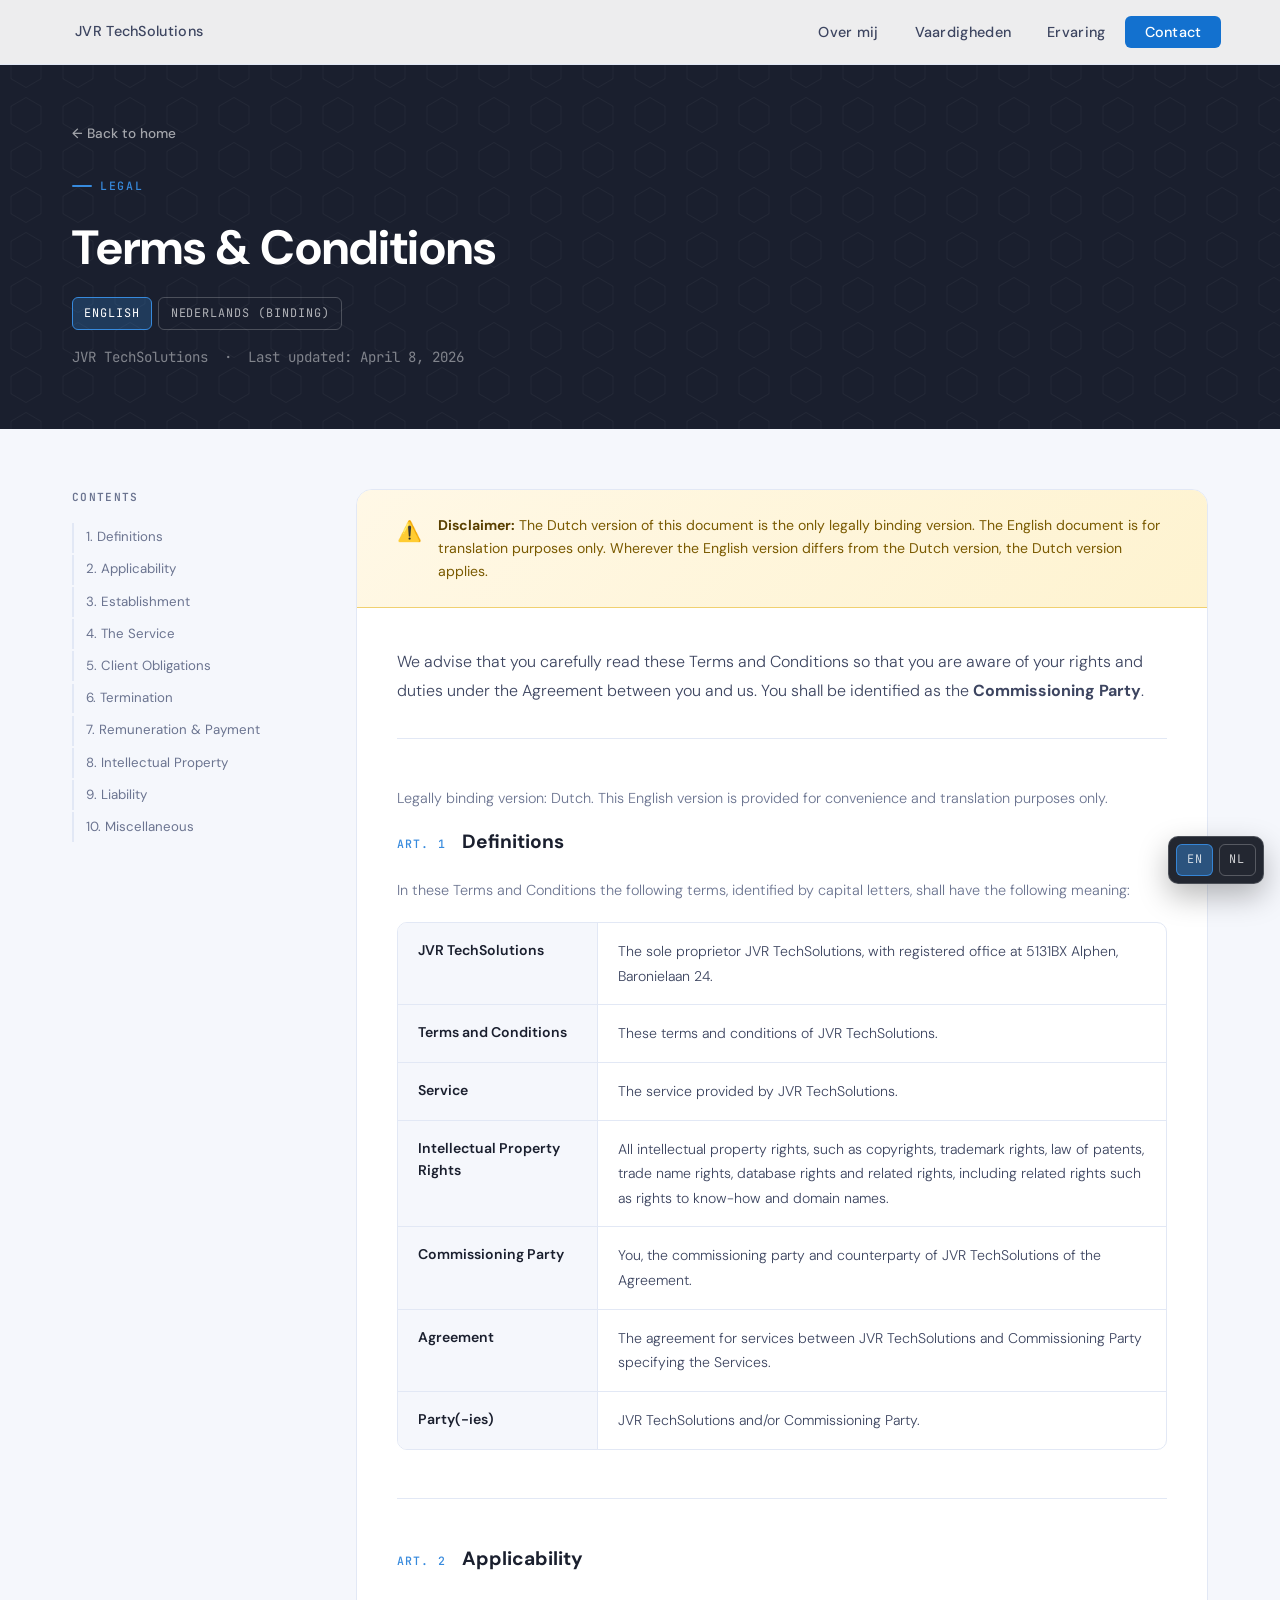
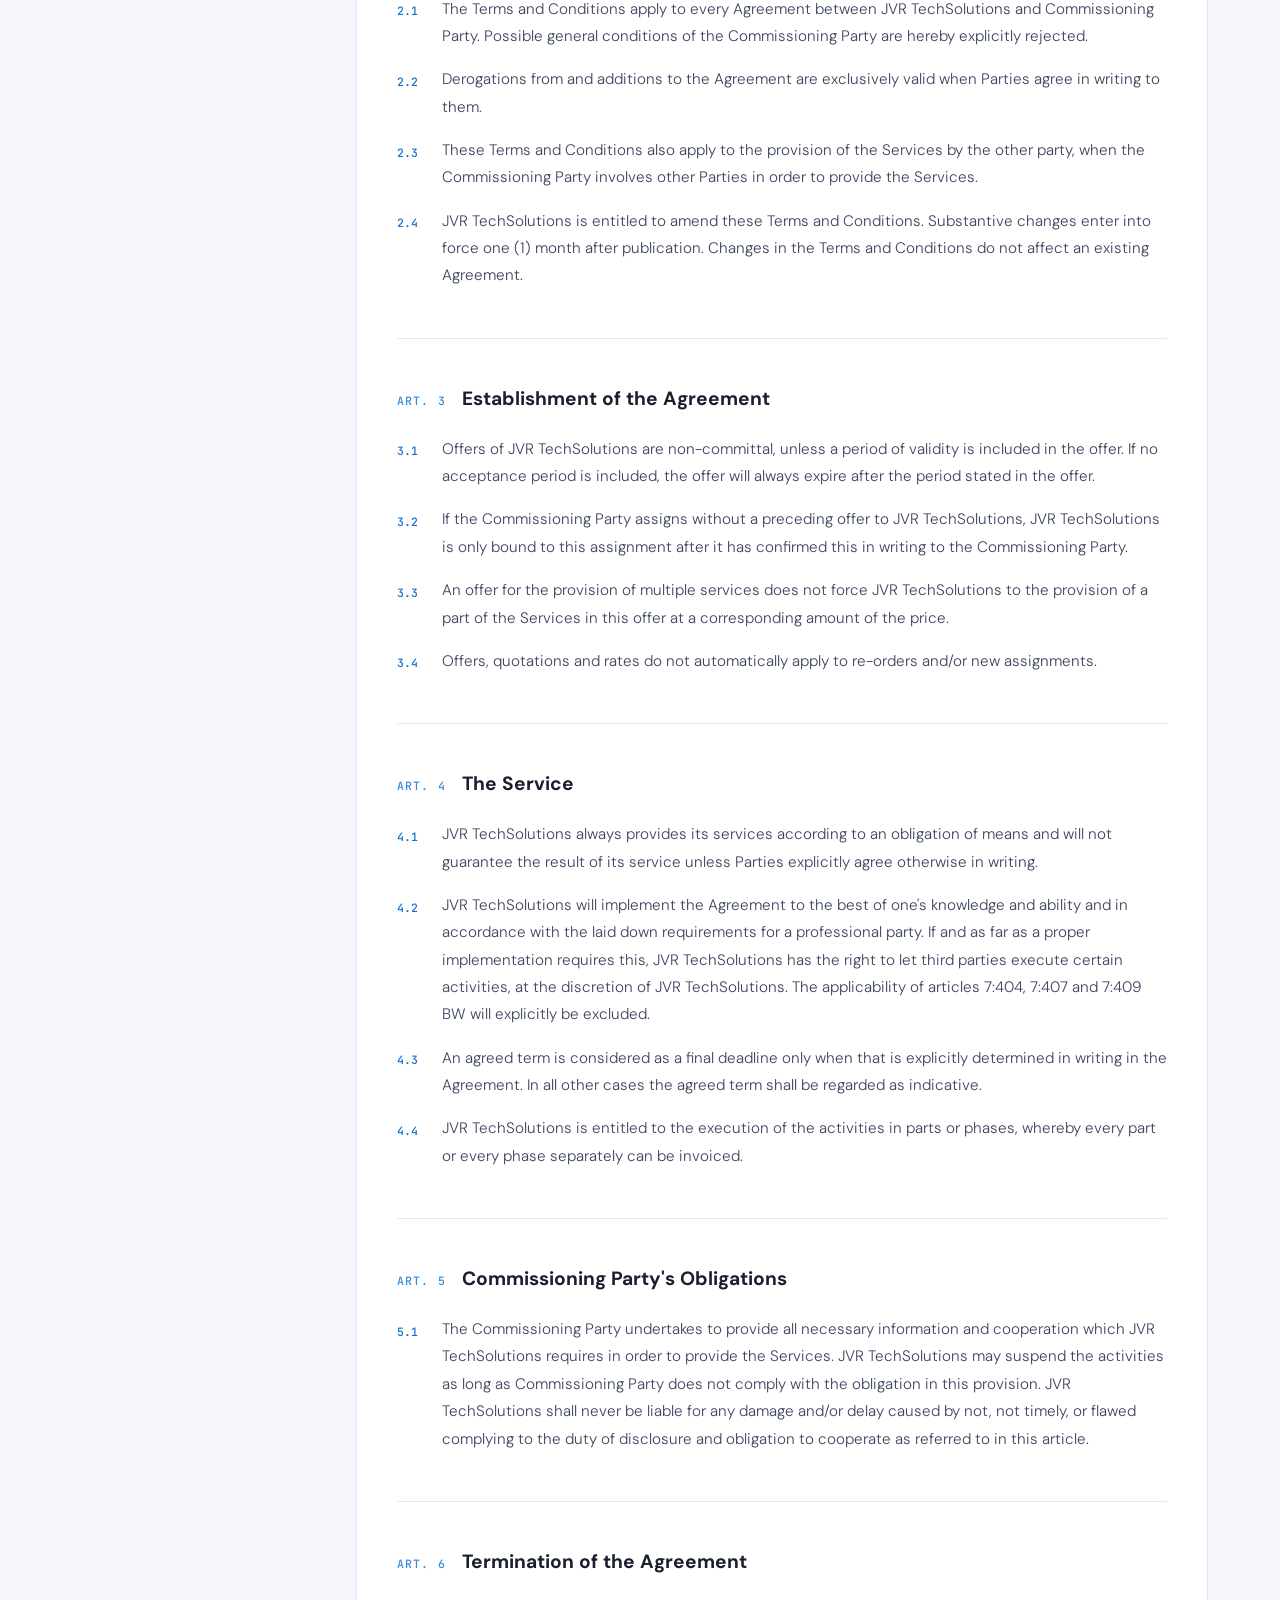
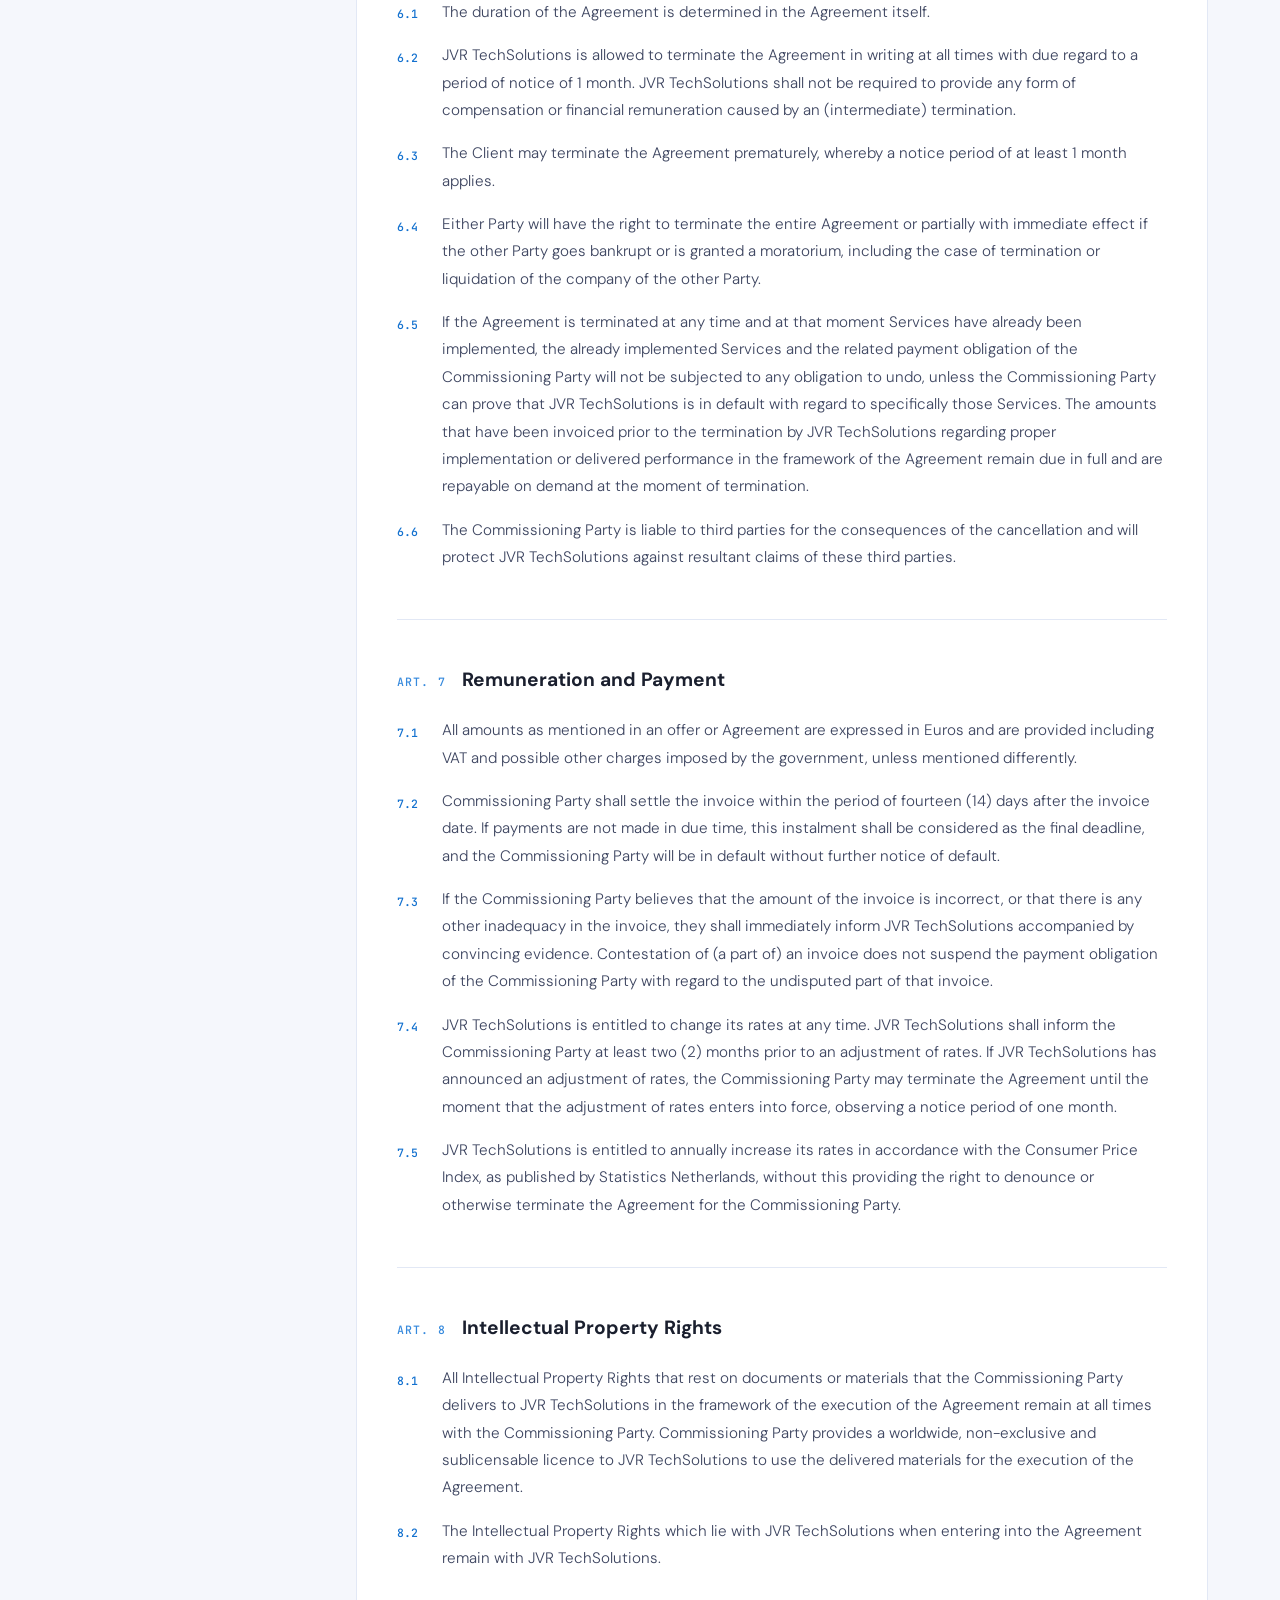
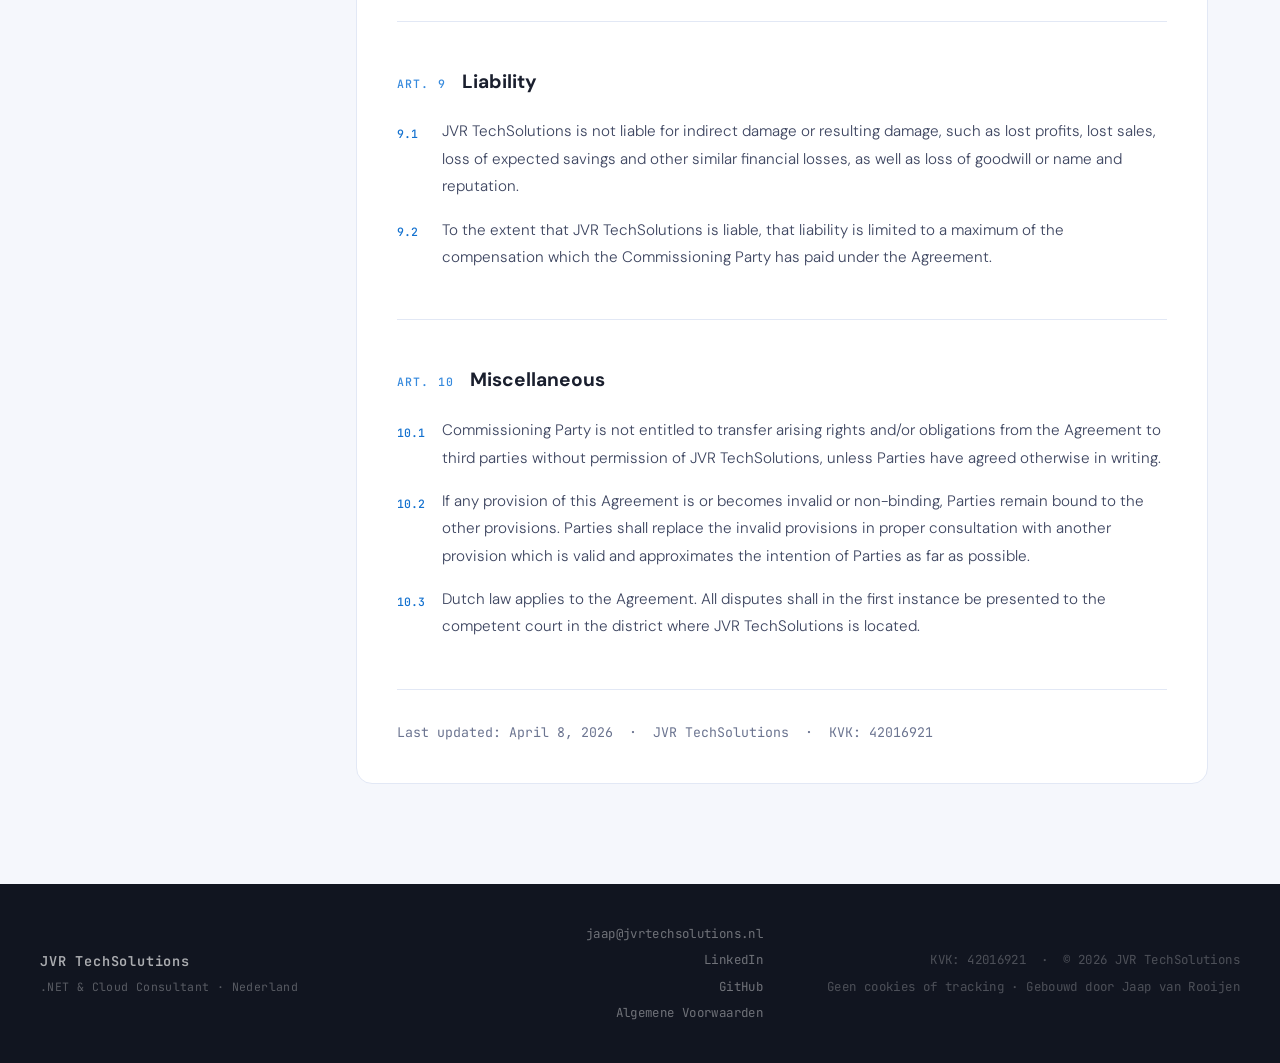
<file: assets/pages/terms-en.html>
<!DOCTYPE html>
<html lang="en">
<head>
    <meta charset="UTF-8">
    <meta name="viewport" content="width=device-width, initial-scale=1.0">
    <title>Terms &amp; Conditions - JVR TechSolutions</title>
    <link rel="icon" type="image/svg+xml" href="../images/favicon.svg">
    <link rel="stylesheet" href="../css/styles.css">
    <link rel="alternate" hreflang="en" href="terms-en.html">
    <link rel="alternate" hreflang="nl" href="terms-nl.html">
</head>
<body>

    <div id="header-placeholder"></div>

    <!-- Page hero -->
    <section class="terms-hero">
        <div class="container">
            <a href="../../index.html" class="terms-back">← Back to home</a>
            <br>
            <div class="section-label">Legal</div>
            <h1>Terms &amp; Conditions</h1>
            <nav class="terms-lang-switch" aria-label="Language switch">
                <a href="terms-en.html" class="terms-lang-link terms-lang-link-active" lang="en">English</a>
                <a href="terms-nl.html" class="terms-lang-link" lang="nl">Nederlands (binding)</a>
            </nav>
            <p class="terms-hero-meta">JVR TechSolutions &nbsp;·&nbsp; Last updated: April 8, 2026</p>
        </div>
    </section>

    <nav class="terms-floating-lang" aria-label="Quick language switch">
        <a href="terms-en.html" class="terms-lang-link terms-lang-link-active" lang="en">EN</a>
        <a href="terms-nl.html" class="terms-lang-link" lang="nl">NL</a>
    </nav>

    <!-- Body -->
    <section class="terms-body">
        <div class="container">
            <div class="terms-layout">

                <!-- Table of contents -->
                <aside class="terms-toc">
                    <p class="terms-toc-label">Contents</p>
                    <ol>
                        <li><a href="#art1">1. Definitions</a></li>
                        <li><a href="#art2">2. Applicability</a></li>
                        <li><a href="#art3">3. Establishment</a></li>
                        <li><a href="#art4">4. The Service</a></li>
                        <li><a href="#art5">5. Client Obligations</a></li>
                        <li><a href="#art6">6. Termination</a></li>
                        <li><a href="#art7">7. Remuneration &amp; Payment</a></li>
                        <li><a href="#art8">8. Intellectual Property</a></li>
                        <li><a href="#art9">9. Liability</a></li>
                        <li><a href="#art10">10. Miscellaneous</a></li>
                    </ol>
                </aside>

                <!-- Main content card -->
                <div class="terms-content">

                    <!-- Disclaimer -->
                    <div class="terms-disclaimer">
                        <span class="terms-disclaimer-icon">⚠️</span>
                        <p><strong>Disclaimer:</strong> The Dutch version of this document is the only legally binding version. The English document is for translation purposes only. Wherever the English version differs from the Dutch version, the Dutch version applies.</p>
                    </div>

                    <div class="terms-inner">

                        <p class="terms-intro">We advise that you carefully read these Terms and Conditions so that you are aware of your rights and duties under the Agreement between you and us. You shall be identified as the <strong>Commissioning Party</strong>.</p>
                        <p class="terms-def-intro">Legally binding version: Dutch. This English version is provided for convenience and translation purposes only.</p>

                        <!-- Article 1 -->
                        <div class="terms-article" id="art1">
                            <div class="terms-article-header">
                                <span class="terms-article-number">ART. 1</span>
                                <h2>Definitions</h2>
                            </div>
                            <p class="terms-def-intro">In these Terms and Conditions the following terms, identified by capital letters, shall have the following meaning:</p>
                            <div class="terms-definitions">
                                <div class="terms-def-item"><dt class="terms-def-term">JVR TechSolutions</dt><dd class="terms-def-desc">The sole proprietor JVR TechSolutions, with registered office at 5131BX Alphen, Baronielaan 24.</dd></div>
                                <div class="terms-def-item"><dt class="terms-def-term">Terms and Conditions</dt><dd class="terms-def-desc">These terms and conditions of JVR TechSolutions.</dd></div>
                                <div class="terms-def-item"><dt class="terms-def-term">Service</dt><dd class="terms-def-desc">The service provided by JVR TechSolutions.</dd></div>
                                <div class="terms-def-item"><dt class="terms-def-term">Intellectual Property Rights</dt><dd class="terms-def-desc">All intellectual property rights, such as copyrights, trademark rights, law of patents, trade name rights, database rights and related rights, including related rights such as rights to know-how and domain names.</dd></div>
                                <div class="terms-def-item"><dt class="terms-def-term">Commissioning Party</dt><dd class="terms-def-desc">You, the commissioning party and counterparty of JVR TechSolutions of the Agreement.</dd></div>
                                <div class="terms-def-item"><dt class="terms-def-term">Agreement</dt><dd class="terms-def-desc">The agreement for services between JVR TechSolutions and Commissioning Party specifying the Services.</dd></div>
                                <div class="terms-def-item"><dt class="terms-def-term">Party(-ies)</dt><dd class="terms-def-desc">JVR TechSolutions and/or Commissioning Party.</dd></div>
                            </div>
                        </div>
                        <!-- Article 2 -->
                        <div class="terms-article" id="art2">
                            <div class="terms-article-header">
                                <span class="terms-article-number">ART. 2</span>
                                <h2>Applicability</h2>
                            </div>
                            <ol class="terms-clauses">
                                <li><span class="terms-clause-num">2.1</span><span>The Terms and Conditions apply to every Agreement between JVR TechSolutions and Commissioning Party. Possible general conditions of the Commissioning Party are hereby explicitly rejected.</span></li>
                                <li><span class="terms-clause-num">2.2</span><span>Derogations from and additions to the Agreement are exclusively valid when Parties agree in writing to them.</span></li>
                                <li><span class="terms-clause-num">2.3</span><span>These Terms and Conditions also apply to the provision of the Services by the other party, when the Commissioning Party involves other Parties in order to provide the Services.</span></li>
                                <li><span class="terms-clause-num">2.4</span><span>JVR TechSolutions is entitled to amend these Terms and Conditions. Substantive changes enter into force one (1) month after publication. Changes in the Terms and Conditions do not affect an existing Agreement.</span></li>
                            </ol>
                        </div>
                        <!-- Article 3 -->
                        <div class="terms-article" id="art3">
                            <div class="terms-article-header">
                                <span class="terms-article-number">ART. 3</span>
                                <h2>Establishment of the Agreement</h2>
                            </div>
                            <ol class="terms-clauses">
                                <li><span class="terms-clause-num">3.1</span><span>Offers of JVR TechSolutions are non-committal, unless a period of validity is included in the offer. If no acceptance period is included, the offer will always expire after the period stated in the offer.</span></li>
                                <li><span class="terms-clause-num">3.2</span><span>If the Commissioning Party assigns without a preceding offer to JVR TechSolutions, JVR TechSolutions is only bound to this assignment after it has confirmed this in writing to the Commissioning Party.</span></li>
                                <li><span class="terms-clause-num">3.3</span><span>An offer for the provision of multiple services does not force JVR TechSolutions to the provision of a part of the Services in this offer at a corresponding amount of the price.</span></li>
                                <li><span class="terms-clause-num">3.4</span><span>Offers, quotations and rates do not automatically apply to re-orders and/or new assignments.</span></li>
                            </ol>
                        </div>
                        <!-- Article 4, 5, 6, 7, 8, 9, 10 - Inline condensed -->
                        <div class="terms-article" id="art4">
                            <div class="terms-article-header"><span class="terms-article-number">ART. 4</span><h2>The Service</h2></div>
                            <ol class="terms-clauses">
                                <li><span class="terms-clause-num">4.1</span><span>JVR TechSolutions always provides its services according to an obligation of means and will not guarantee the result of its service unless Parties explicitly agree otherwise in writing.</span></li>
                                <li><span class="terms-clause-num">4.2</span><span>JVR TechSolutions will implement the Agreement to the best of one's knowledge and ability and in accordance with the laid down requirements for a professional party. If and as far as a proper implementation requires this, JVR TechSolutions has the right to let third parties execute certain activities, at the discretion of JVR TechSolutions. The applicability of articles 7:404, 7:407 and 7:409 BW will explicitly be excluded.</span></li>
                                <li><span class="terms-clause-num">4.3</span><span>An agreed term is considered as a final deadline only when that is explicitly determined in writing in the Agreement. In all other cases the agreed term shall be regarded as indicative.</span></li>
                                <li><span class="terms-clause-num">4.4</span><span>JVR TechSolutions is entitled to the execution of the activities in parts or phases, whereby every part or every phase separately can be invoiced.</span></li>
                            </ol>
                        </div>
                        <div class="terms-article" id="art5">
                            <div class="terms-article-header"><span class="terms-article-number">ART. 5</span><h2>Commissioning Party's Obligations</h2></div>
                            <ol class="terms-clauses">
                                <li><span class="terms-clause-num">5.1</span><span>The Commissioning Party undertakes to provide all necessary information and cooperation which JVR TechSolutions requires in order to provide the Services. JVR TechSolutions may suspend the activities as long as Commissioning Party does not comply with the obligation in this provision. JVR TechSolutions shall never be liable for any damage and/or delay caused by not, not timely, or flawed complying to the duty of disclosure and obligation to cooperate as referred to in this article.</span></li>
                            </ol>
                        </div>
                        <div class="terms-article" id="art6">
                            <div class="terms-article-header"><span class="terms-article-number">ART. 6</span><h2>Termination of the Agreement</h2></div>
                            <ol class="terms-clauses">
                                <li><span class="terms-clause-num">6.1</span><span>The duration of the Agreement is determined in the Agreement itself.</span></li>
                                <li><span class="terms-clause-num">6.2</span><span>JVR TechSolutions is allowed to terminate the Agreement in writing at all times with due regard to a period of notice of 1 month. JVR TechSolutions shall not be required to provide any form of compensation or financial remuneration caused by an (intermediate) termination.</span></li>
                                <li><span class="terms-clause-num">6.3</span><span>The Client may terminate the Agreement prematurely, whereby a notice period of at least 1 month applies.</span></li>
                                <li><span class="terms-clause-num">6.4</span><span>Either Party will have the right to terminate the entire Agreement or partially with immediate effect if the other Party goes bankrupt or is granted a moratorium, including the case of termination or liquidation of the company of the other Party.</span></li>
                                <li><span class="terms-clause-num">6.5</span><span>If the Agreement is terminated at any time and at that moment Services have already been implemented, the already implemented Services and the related payment obligation of the Commissioning Party will not be subjected to any obligation to undo, unless the Commissioning Party can prove that JVR TechSolutions is in default with regard to specifically those Services. The amounts that have been invoiced prior to the termination by JVR TechSolutions regarding proper implementation or delivered performance in the framework of the Agreement remain due in full and are repayable on demand at the moment of termination.</span></li>
                                <li><span class="terms-clause-num">6.6</span><span>The Commissioning Party is liable to third parties for the consequences of the cancellation and will protect JVR TechSolutions against resultant claims of these third parties.</span></li>
                            </ol>
                        </div>
                        <div class="terms-article" id="art7">
                            <div class="terms-article-header"><span class="terms-article-number">ART. 7</span><h2>Remuneration and Payment</h2></div>
                            <ol class="terms-clauses">
                                <li><span class="terms-clause-num">7.1</span><span>All amounts as mentioned in an offer or Agreement are expressed in Euros and are provided including VAT and possible other charges imposed by the government, unless mentioned differently.</span></li>
                                <li><span class="terms-clause-num">7.2</span><span>Commissioning Party shall settle the invoice within the period of fourteen (14) days after the invoice date. If payments are not made in due time, this instalment shall be considered as the final deadline, and the Commissioning Party will be in default without further notice of default.</span></li>
                                <li><span class="terms-clause-num">7.3</span><span>If the Commissioning Party believes that the amount of the invoice is incorrect, or that there is any other inadequacy in the invoice, they shall immediately inform JVR TechSolutions accompanied by convincing evidence. Contestation of (a part of) an invoice does not suspend the payment obligation of the Commissioning Party with regard to the undisputed part of that invoice.</span></li>
                                <li><span class="terms-clause-num">7.4</span><span>JVR TechSolutions is entitled to change its rates at any time. JVR TechSolutions shall inform the Commissioning Party at least two (2) months prior to an adjustment of rates. If JVR TechSolutions has announced an adjustment of rates, the Commissioning Party may terminate the Agreement until the moment that the adjustment of rates enters into force, observing a notice period of one month.</span></li>
                                <li><span class="terms-clause-num">7.5</span><span>JVR TechSolutions is entitled to annually increase its rates in accordance with the Consumer Price Index, as published by Statistics Netherlands, without this providing the right to denounce or otherwise terminate the Agreement for the Commissioning Party.</span></li>
                            </ol>
                        </div>
                        <div class="terms-article" id="art8">
                            <div class="terms-article-header"><span class="terms-article-number">ART. 8</span><h2>Intellectual Property Rights</h2></div>
                            <ol class="terms-clauses">
                                <li><span class="terms-clause-num">8.1</span><span>All Intellectual Property Rights that rest on documents or materials that the Commissioning Party delivers to JVR TechSolutions in the framework of the execution of the Agreement remain at all times with the Commissioning Party. Commissioning Party provides a worldwide, non-exclusive and sublicensable licence to JVR TechSolutions to use the delivered materials for the execution of the Agreement.</span></li>
                                <li><span class="terms-clause-num">8.2</span><span>The Intellectual Property Rights which lie with JVR TechSolutions when entering into the Agreement remain with JVR TechSolutions.</span></li>
                            </ol>
                        </div>
                        <div class="terms-article" id="art9">
                            <div class="terms-article-header"><span class="terms-article-number">ART. 9</span><h2>Liability</h2></div>
                            <ol class="terms-clauses">
                                <li><span class="terms-clause-num">9.1</span><span>JVR TechSolutions is not liable for indirect damage or resulting damage, such as lost profits, lost sales, loss of expected savings and other similar financial losses, as well as loss of goodwill or name and reputation.</span></li>
                                <li><span class="terms-clause-num">9.2</span><span>To the extent that JVR TechSolutions is liable, that liability is limited to a maximum of the compensation which the Commissioning Party has paid under the Agreement.</span></li>
                            </ol>
                        </div>
                        <div class="terms-article" id="art10">
                            <div class="terms-article-header"><span class="terms-article-number">ART. 10</span><h2>Miscellaneous</h2></div>
                            <ol class="terms-clauses">
                                <li><span class="terms-clause-num">10.1</span><span>Commissioning Party is not entitled to transfer arising rights and/or obligations from the Agreement to third parties without permission of JVR TechSolutions, unless Parties have agreed otherwise in writing.</span></li>
                                <li><span class="terms-clause-num">10.2</span><span>If any provision of this Agreement is or becomes invalid or non-binding, Parties remain bound to the other provisions. Parties shall replace the invalid provisions in proper consultation with another provision which is valid and approximates the intention of Parties as far as possible.</span></li>
                                <li><span class="terms-clause-num">10.3</span><span>Dutch law applies to the Agreement. All disputes shall in the first instance be presented to the competent court in the district where JVR TechSolutions is located.</span></li>
                            </ol>
                            <div class="terms-footer">Last updated: April 8, 2026 &nbsp;·&nbsp; JVR TechSolutions &nbsp;·&nbsp; KVK: 42016921</div>
                        </div>

                    </div>

                </div>

            </div>
        </div>
    </section>

    <div id="footer-placeholder"></div>

    <script src="../js/script.js"></script>
</body>
</html>
</file>
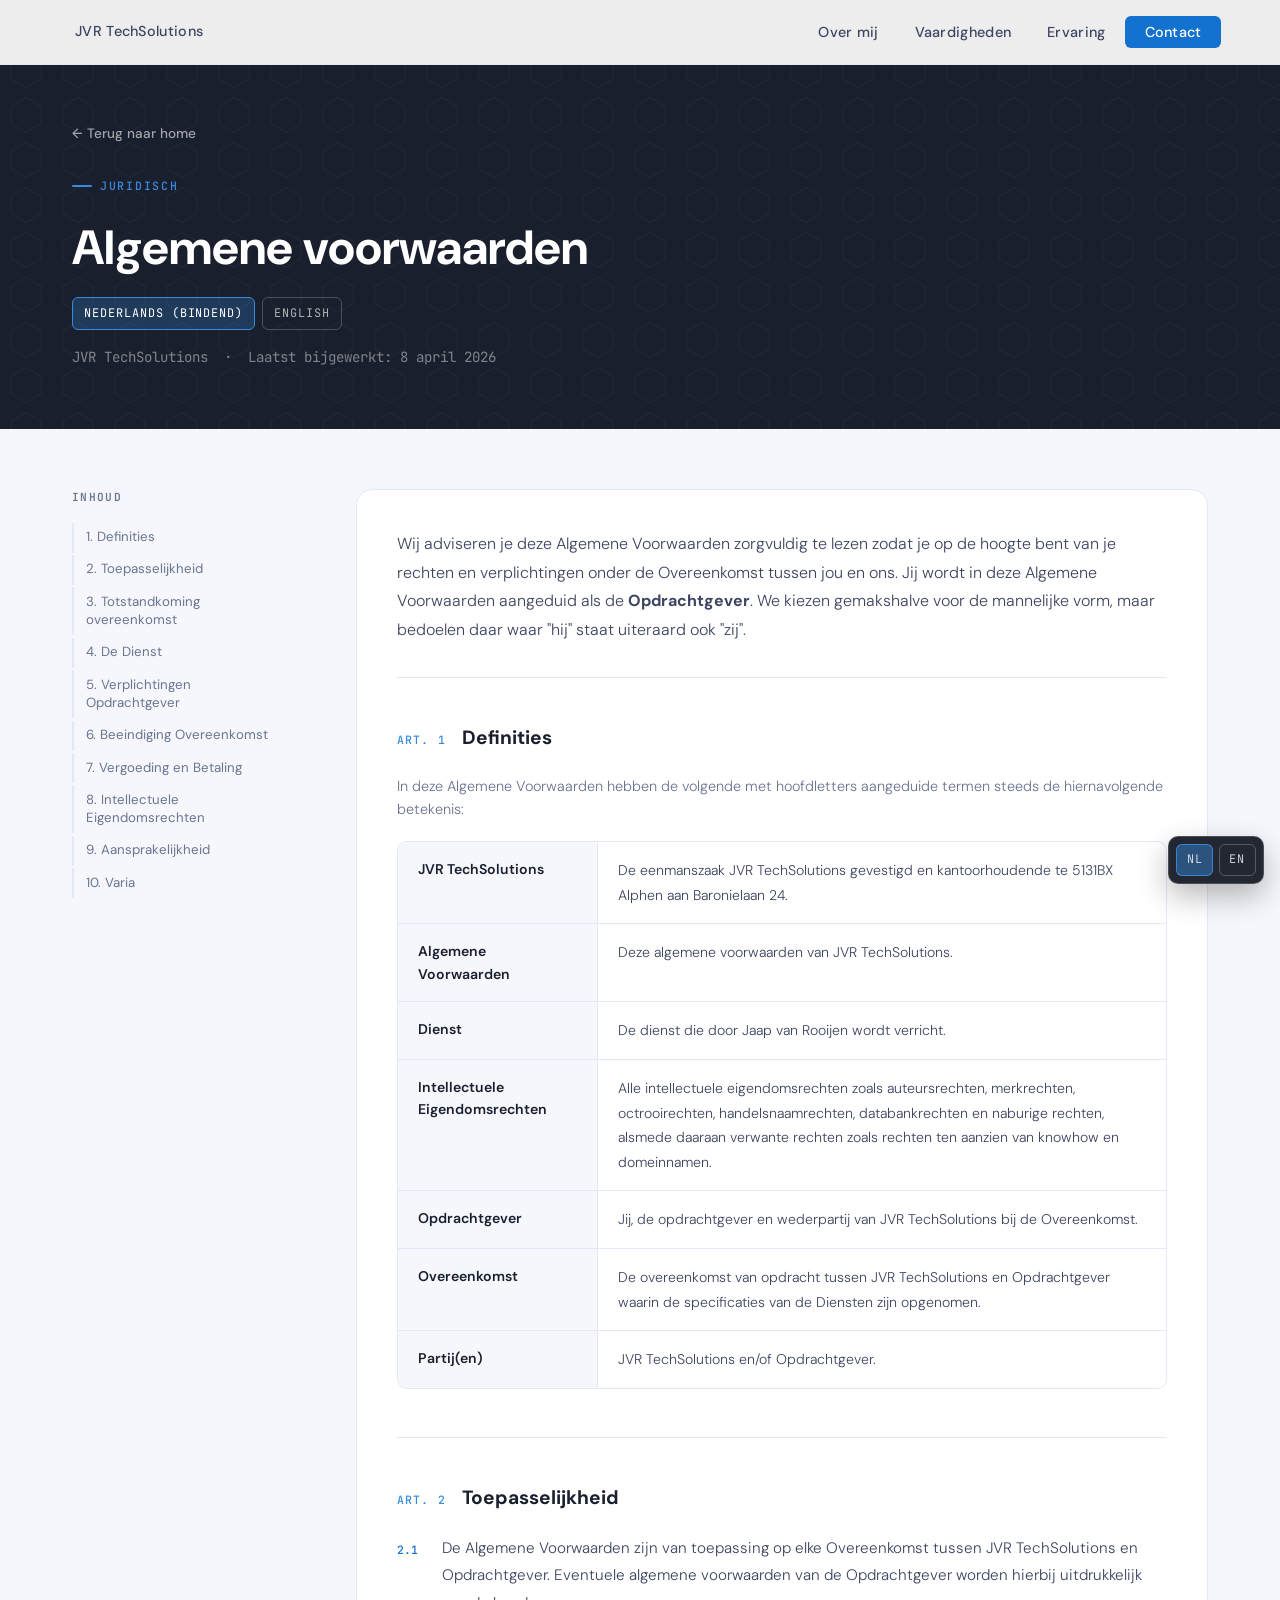
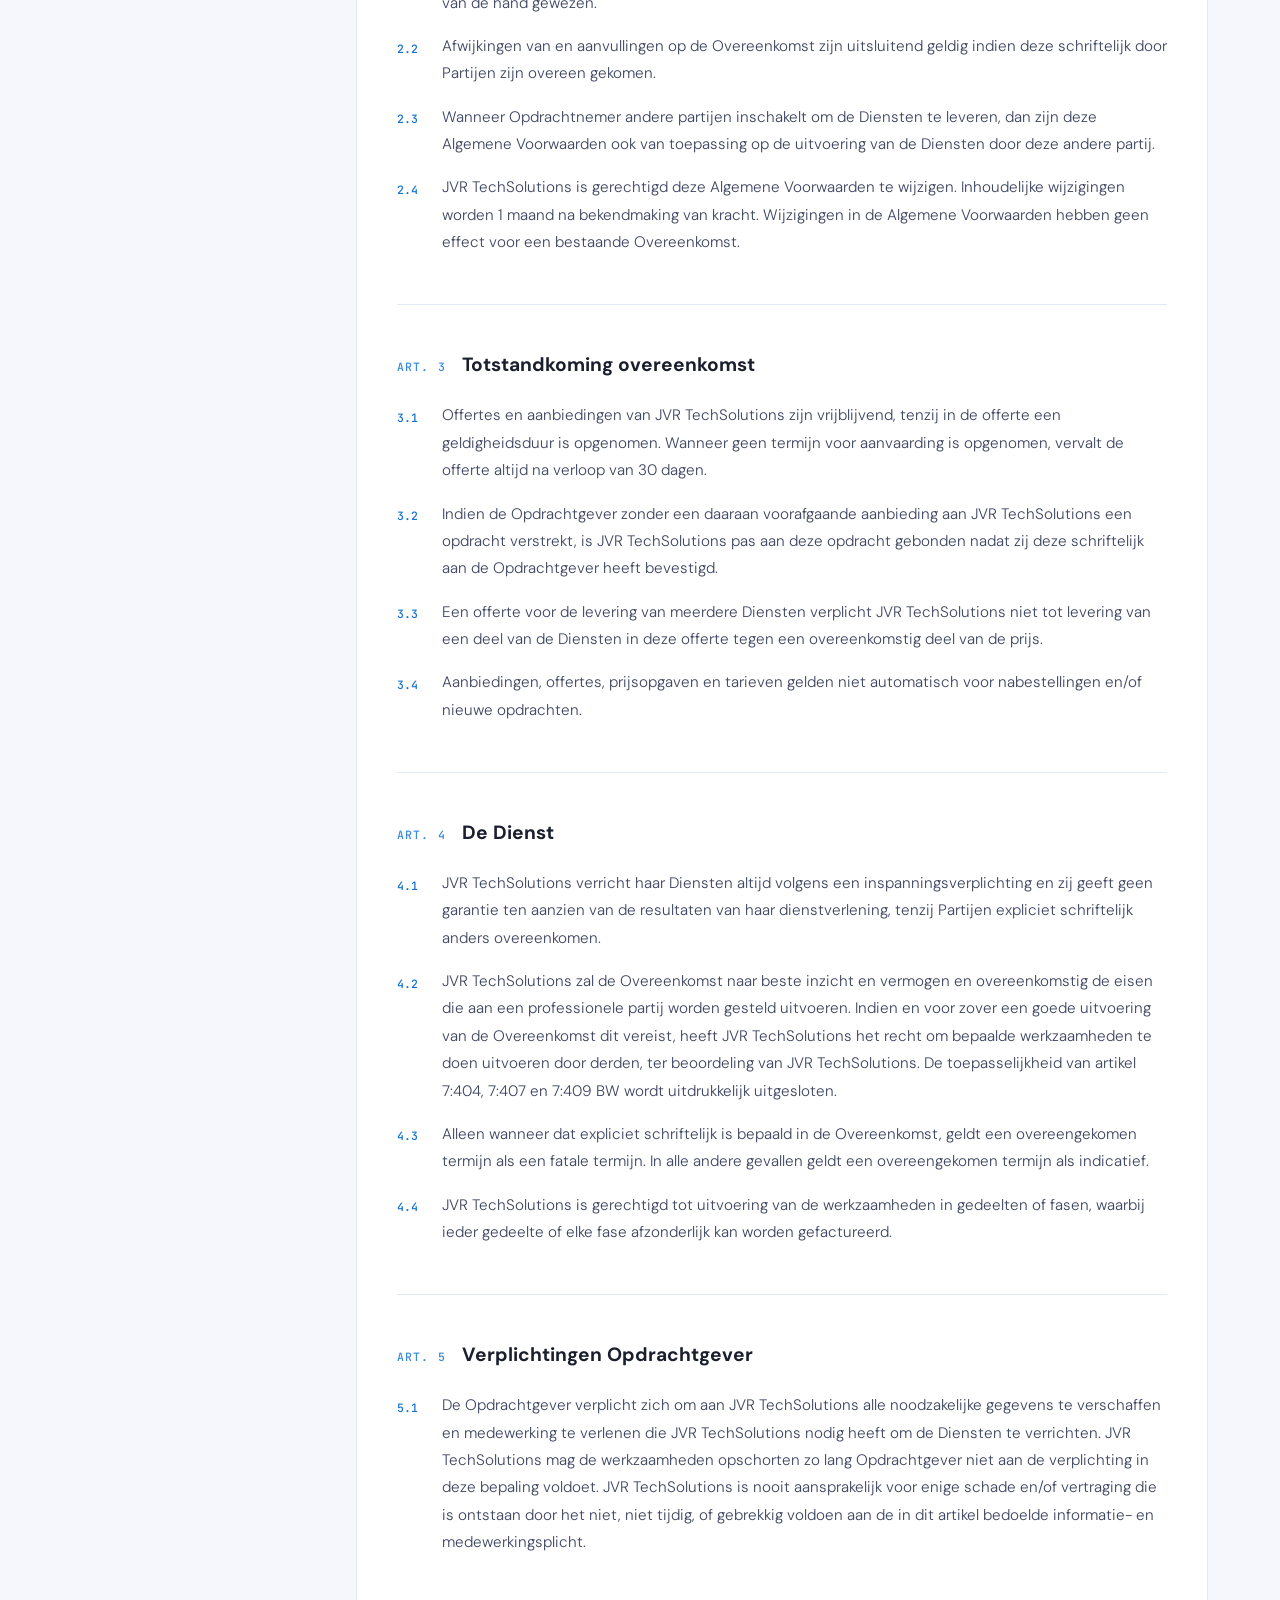
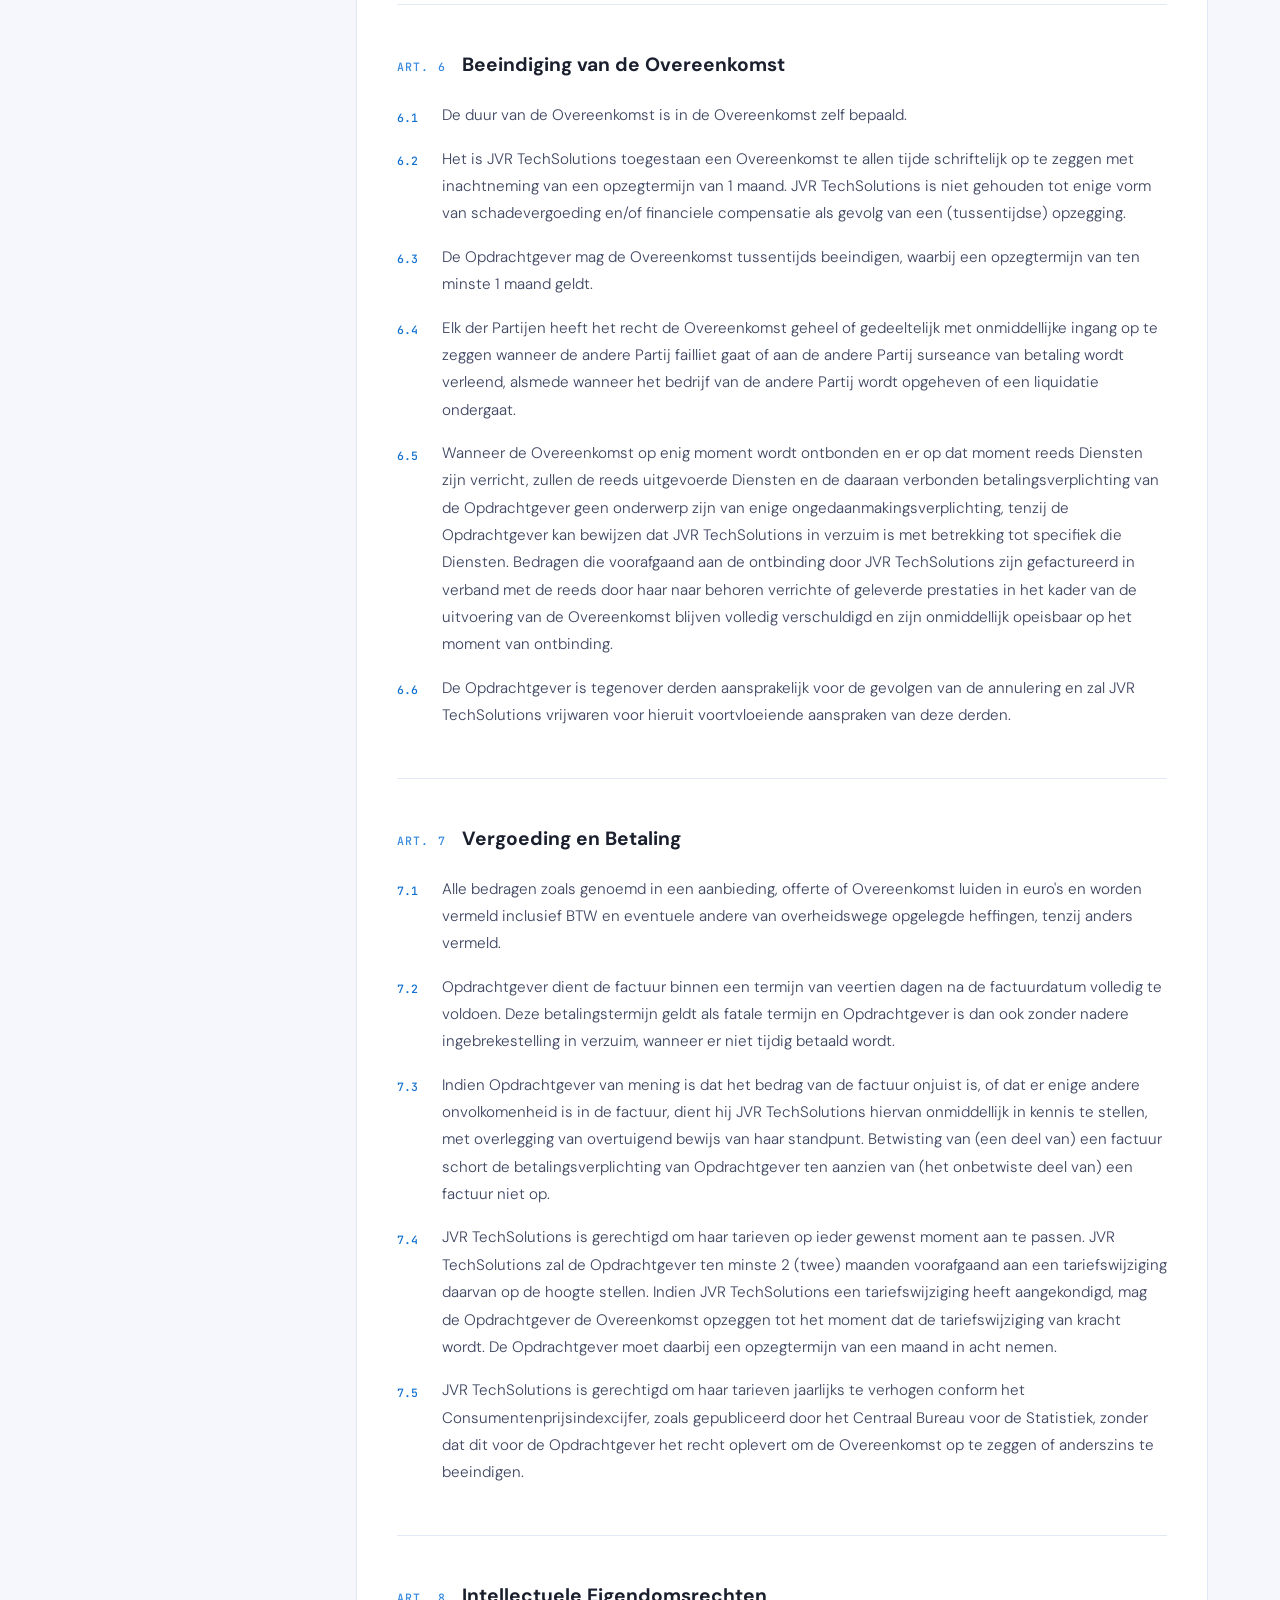
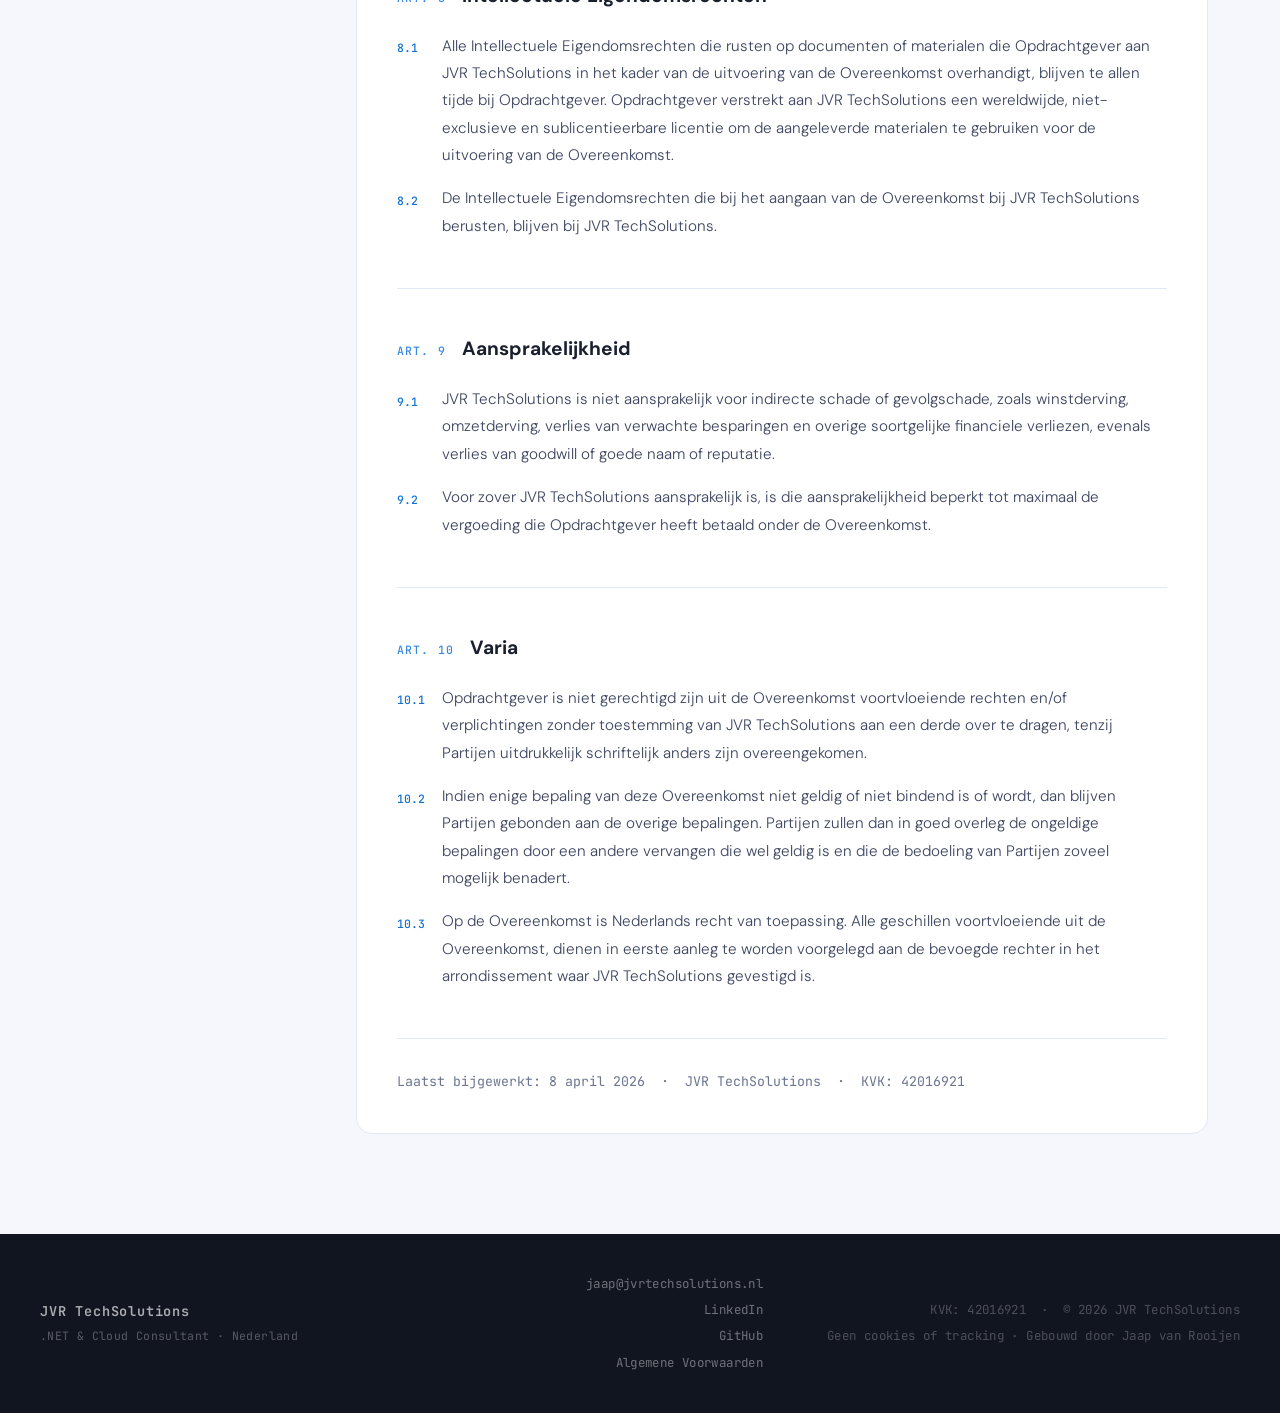
<file: assets/pages/terms-nl.html>
<!DOCTYPE html>
<html lang="nl">
<head>
    <meta charset="UTF-8">
    <meta name="viewport" content="width=device-width, initial-scale=1.0">
    <title>Algemene voorwaarden - JVR TechSolutions</title>
    <link rel="icon" type="image/svg+xml" href="../images/favicon.svg">
    <link rel="stylesheet" href="../css/styles.css">
    <link rel="alternate" hreflang="nl" href="terms-nl.html">
    <link rel="alternate" hreflang="en" href="terms-en.html">
</head>
<body>

    <div id="header-placeholder"></div>

    <section class="terms-hero">
        <div class="container">
            <a href="../../index.html" class="terms-back">← Terug naar home</a>
            <br>
            <div class="section-label">Juridisch</div>
            <h1>Algemene voorwaarden</h1>
            <nav class="terms-lang-switch" aria-label="Taalwissel">
                <a href="terms-nl.html" class="terms-lang-link terms-lang-link-active" lang="nl">Nederlands (bindend)</a>
                <a href="terms-en.html" class="terms-lang-link" lang="en">English</a>
            </nav>
            <p class="terms-hero-meta">JVR TechSolutions &nbsp;·&nbsp; Laatst bijgewerkt: 8 april 2026</p>
        </div>
    </section>

    <nav class="terms-floating-lang" aria-label="Snelle taalwissel">
        <a href="terms-nl.html" class="terms-lang-link terms-lang-link-active" lang="nl">NL</a>
        <a href="terms-en.html" class="terms-lang-link" lang="en">EN</a>
    </nav>

    <section class="terms-body">
        <div class="container">
            <div class="terms-layout">

                <aside class="terms-toc">
                    <p class="terms-toc-label">Inhoud</p>
                    <ol>
                        <li><a href="#art1">1. Definities</a></li>
                        <li><a href="#art2">2. Toepasselijkheid</a></li>
                        <li><a href="#art3">3. Totstandkoming overeenkomst</a></li>
                        <li><a href="#art4">4. De Dienst</a></li>
                        <li><a href="#art5">5. Verplichtingen Opdrachtgever</a></li>
                        <li><a href="#art6">6. Beeindiging Overeenkomst</a></li>
                        <li><a href="#art7">7. Vergoeding en Betaling</a></li>
                        <li><a href="#art8">8. Intellectuele Eigendomsrechten</a></li>
                        <li><a href="#art9">9. Aansprakelijkheid</a></li>
                        <li><a href="#art10">10. Varia</a></li>
                    </ol>
                </aside>

                <div class="terms-content">

                    <div class="terms-inner">

                        <p class="terms-intro">Wij adviseren je deze Algemene Voorwaarden zorgvuldig te lezen zodat je op de hoogte bent van je rechten en verplichtingen onder de Overeenkomst tussen jou en ons. Jij wordt in deze Algemene Voorwaarden aangeduid als de <strong>Opdrachtgever</strong>. We kiezen gemakshalve voor de mannelijke vorm, maar bedoelen daar waar "hij" staat uiteraard ook "zij".</p>

                        <!-- Article 1 -->
                        <div class="terms-article" id="art1">
                            <div class="terms-article-header">
                                <span class="terms-article-number">ART. 1</span>
                                <h2>Definities</h2>
                            </div>
                            <p class="terms-def-intro">In deze Algemene Voorwaarden hebben de volgende met hoofdletters aangeduide termen steeds de hiernavolgende betekenis:</p>
                            <div class="terms-definitions">
                                <div class="terms-def-item"><dt class="terms-def-term">JVR TechSolutions</dt><dd class="terms-def-desc">De eenmanszaak JVR TechSolutions gevestigd en kantoorhoudende te 5131BX Alphen aan Baronielaan 24.</dd></div>
                                <div class="terms-def-item"><dt class="terms-def-term">Algemene Voorwaarden</dt><dd class="terms-def-desc">Deze algemene voorwaarden van JVR TechSolutions.</dd></div>
                                <div class="terms-def-item"><dt class="terms-def-term">Dienst</dt><dd class="terms-def-desc">De dienst die door Jaap van Rooijen wordt verricht.</dd></div>
                                <div class="terms-def-item"><dt class="terms-def-term">Intellectuele Eigendomsrechten</dt><dd class="terms-def-desc">Alle intellectuele eigendomsrechten zoals auteursrechten, merkrechten, octrooirechten, handelsnaamrechten, databankrechten en naburige rechten, alsmede daaraan verwante rechten zoals rechten ten aanzien van knowhow en domeinnamen.</dd></div>
                                <div class="terms-def-item"><dt class="terms-def-term">Opdrachtgever</dt><dd class="terms-def-desc">Jij, de opdrachtgever en wederpartij van JVR TechSolutions bij de Overeenkomst.</dd></div>
                                <div class="terms-def-item"><dt class="terms-def-term">Overeenkomst</dt><dd class="terms-def-desc">De overeenkomst van opdracht tussen JVR TechSolutions en Opdrachtgever waarin de specificaties van de Diensten zijn opgenomen.</dd></div>
                                <div class="terms-def-item"><dt class="terms-def-term">Partij(en)</dt><dd class="terms-def-desc">JVR TechSolutions en/of Opdrachtgever.</dd></div>
                            </div>
                        </div>
                        <!-- Article 2 -->
                        <div class="terms-article" id="art2">
                            <div class="terms-article-header"><span class="terms-article-number">ART. 2</span><h2>Toepasselijkheid</h2></div>
                            <ol class="terms-clauses">
                                <li><span class="terms-clause-num">2.1</span><span>De Algemene Voorwaarden zijn van toepassing op elke Overeenkomst tussen JVR TechSolutions en Opdrachtgever. Eventuele algemene voorwaarden van de Opdrachtgever worden hierbij uitdrukkelijk van de hand gewezen.</span></li>
                                <li><span class="terms-clause-num">2.2</span><span>Afwijkingen van en aanvullingen op de Overeenkomst zijn uitsluitend geldig indien deze schriftelijk door Partijen zijn overeen gekomen.</span></li>
                                <li><span class="terms-clause-num">2.3</span><span>Wanneer Opdrachtnemer andere partijen inschakelt om de Diensten te leveren, dan zijn deze Algemene Voorwaarden ook van toepassing op de uitvoering van de Diensten door deze andere partij.</span></li>
                                <li><span class="terms-clause-num">2.4</span><span>JVR TechSolutions is gerechtigd deze Algemene Voorwaarden te wijzigen. Inhoudelijke wijzigingen worden 1 maand na bekendmaking van kracht. Wijzigingen in de Algemene Voorwaarden hebben geen effect voor een bestaande Overeenkomst.</span></li>
                            </ol>
                        </div>
                        <!-- Article 3 -->
                        <div class="terms-article" id="art3">
                            <div class="terms-article-header"><span class="terms-article-number">ART. 3</span><h2>Totstandkoming overeenkomst</h2></div>
                            <ol class="terms-clauses">
                                <li><span class="terms-clause-num">3.1</span><span>Offertes en aanbiedingen van JVR TechSolutions zijn vrijblijvend, tenzij in de offerte een geldigheidsduur is opgenomen. Wanneer geen termijn voor aanvaarding is opgenomen, vervalt de offerte altijd na verloop van 30 dagen.</span></li>
                                <li><span class="terms-clause-num">3.2</span><span>Indien de Opdrachtgever zonder een daaraan voorafgaande aanbieding aan JVR TechSolutions een opdracht verstrekt, is JVR TechSolutions pas aan deze opdracht gebonden nadat zij deze schriftelijk aan de Opdrachtgever heeft bevestigd.</span></li>
                                <li><span class="terms-clause-num">3.3</span><span>Een offerte voor de levering van meerdere Diensten verplicht JVR TechSolutions niet tot levering van een deel van de Diensten in deze offerte tegen een overeenkomstig deel van de prijs.</span></li>
                                <li><span class="terms-clause-num">3.4</span><span>Aanbiedingen, offertes, prijsopgaven en tarieven gelden niet automatisch voor nabestellingen en/of nieuwe opdrachten.</span></li>
                            </ol>
                        </div>
                        <!-- Article 4, 5, 6, 7, 8, 9, 10 - Inline condensed -->
                        <div class="terms-article" id="art4">
                            <div class="terms-article-header"><span class="terms-article-number">ART. 4</span><h2>De Dienst</h2></div>
                            <ol class="terms-clauses">
                                <li><span class="terms-clause-num">4.1</span><span>JVR TechSolutions verricht haar Diensten altijd volgens een inspanningsverplichting en zij geeft geen garantie ten aanzien van de resultaten van haar dienstverlening, tenzij Partijen expliciet schriftelijk anders overeenkomen.</span></li>
                                <li><span class="terms-clause-num">4.2</span><span>JVR TechSolutions zal de Overeenkomst naar beste inzicht en vermogen en overeenkomstig de eisen die aan een professionele partij worden gesteld uitvoeren. Indien en voor zover een goede uitvoering van de Overeenkomst dit vereist, heeft JVR TechSolutions het recht om bepaalde werkzaamheden te doen uitvoeren door derden, ter beoordeling van JVR TechSolutions. De toepasselijkheid van artikel 7:404, 7:407 en 7:409 BW wordt uitdrukkelijk uitgesloten.</span></li>
                                <li><span class="terms-clause-num">4.3</span><span>Alleen wanneer dat expliciet schriftelijk is bepaald in de Overeenkomst, geldt een overeengekomen termijn als een fatale termijn. In alle andere gevallen geldt een overeengekomen termijn als indicatief.</span></li>
                                <li><span class="terms-clause-num">4.4</span><span>JVR TechSolutions is gerechtigd tot uitvoering van de werkzaamheden in gedeelten of fasen, waarbij ieder gedeelte of elke fase afzonderlijk kan worden gefactureerd.</span></li>
                            </ol>
                        </div>
                        <div class="terms-article" id="art5">
                            <div class="terms-article-header"><span class="terms-article-number">ART. 5</span><h2>Verplichtingen Opdrachtgever</h2></div>
                            <ol class="terms-clauses">
                                <li><span class="terms-clause-num">5.1</span><span>De Opdrachtgever verplicht zich om aan JVR TechSolutions alle noodzakelijke gegevens te verschaffen en medewerking te verlenen die JVR TechSolutions nodig heeft om de Diensten te verrichten. JVR TechSolutions mag de werkzaamheden opschorten zo lang Opdrachtgever niet aan de verplichting in deze bepaling voldoet. JVR TechSolutions is nooit aansprakelijk voor enige schade en/of vertraging die is ontstaan door het niet, niet tijdig, of gebrekkig voldoen aan de in dit artikel bedoelde informatie- en medewerkingsplicht.</span></li>
                            </ol>
                        </div>
                        <div class="terms-article" id="art6">
                            <div class="terms-article-header"><span class="terms-article-number">ART. 6</span><h2>Beeindiging van de Overeenkomst</h2></div>
                            <ol class="terms-clauses">
                                <li><span class="terms-clause-num">6.1</span><span>De duur van de Overeenkomst is in de Overeenkomst zelf bepaald.</span></li>
                                <li><span class="terms-clause-num">6.2</span><span>Het is JVR TechSolutions toegestaan een Overeenkomst te allen tijde schriftelijk op te zeggen met inachtneming van een opzegtermijn van 1 maand. JVR TechSolutions is niet gehouden tot enige vorm van schadevergoeding en/of financiele compensatie als gevolg van een (tussentijdse) opzegging.</span></li>
                                <li><span class="terms-clause-num">6.3</span><span>De Opdrachtgever mag de Overeenkomst tussentijds beeindigen, waarbij een opzegtermijn van ten minste 1 maand geldt.</span></li>
                                <li><span class="terms-clause-num">6.4</span><span>Elk der Partijen heeft het recht de Overeenkomst geheel of gedeeltelijk met onmiddellijke ingang op te zeggen wanneer de andere Partij failliet gaat of aan de andere Partij surseance van betaling wordt verleend, alsmede wanneer het bedrijf van de andere Partij wordt opgeheven of een liquidatie ondergaat.</span></li>
                                <li><span class="terms-clause-num">6.5</span><span>Wanneer de Overeenkomst op enig moment wordt ontbonden en er op dat moment reeds Diensten zijn verricht, zullen de reeds uitgevoerde Diensten en de daaraan verbonden betalingsverplichting van de Opdrachtgever geen onderwerp zijn van enige ongedaanmakingsverplichting, tenzij de Opdrachtgever kan bewijzen dat JVR TechSolutions in verzuim is met betrekking tot specifiek die Diensten. Bedragen die voorafgaand aan de ontbinding door JVR TechSolutions zijn gefactureerd in verband met de reeds door haar naar behoren verrichte of geleverde prestaties in het kader van de uitvoering van de Overeenkomst blijven volledig verschuldigd en zijn onmiddellijk opeisbaar op het moment van ontbinding.</span></li>
                                <li><span class="terms-clause-num">6.6</span><span>De Opdrachtgever is tegenover derden aansprakelijk voor de gevolgen van de annulering en zal JVR TechSolutions vrijwaren voor hieruit voortvloeiende aanspraken van deze derden.</span></li>
                            </ol>
                        </div>
                        <div class="terms-article" id="art7">
                            <div class="terms-article-header"><span class="terms-article-number">ART. 7</span><h2>Vergoeding en Betaling</h2></div>
                            <ol class="terms-clauses">
                                <li><span class="terms-clause-num">7.1</span><span>Alle bedragen zoals genoemd in een aanbieding, offerte of Overeenkomst luiden in euro's en worden vermeld inclusief BTW en eventuele andere van overheidswege opgelegde heffingen, tenzij anders vermeld.</span></li>
                                <li><span class="terms-clause-num">7.2</span><span>Opdrachtgever dient de factuur binnen een termijn van veertien dagen na de factuurdatum volledig te voldoen. Deze betalingstermijn geldt als fatale termijn en Opdrachtgever is dan ook zonder nadere ingebrekestelling in verzuim, wanneer er niet tijdig betaald wordt.</span></li>
                                <li><span class="terms-clause-num">7.3</span><span>Indien Opdrachtgever van mening is dat het bedrag van de factuur onjuist is, of dat er enige andere onvolkomenheid is in de factuur, dient hij JVR TechSolutions hiervan onmiddellijk in kennis te stellen, met overlegging van overtuigend bewijs van haar standpunt. Betwisting van (een deel van) een factuur schort de betalingsverplichting van Opdrachtgever ten aanzien van (het onbetwiste deel van) een factuur niet op.</span></li>
                                <li><span class="terms-clause-num">7.4</span><span>JVR TechSolutions is gerechtigd om haar tarieven op ieder gewenst moment aan te passen. JVR TechSolutions zal de Opdrachtgever ten minste 2 (twee) maanden voorafgaand aan een tariefswijziging daarvan op de hoogte stellen. Indien JVR TechSolutions een tariefswijziging heeft aangekondigd, mag de Opdrachtgever de Overeenkomst opzeggen tot het moment dat de tariefswijziging van kracht wordt. De Opdrachtgever moet daarbij een opzegtermijn van een maand in acht nemen.</span></li>
                                <li><span class="terms-clause-num">7.5</span><span>JVR TechSolutions is gerechtigd om haar tarieven jaarlijks te verhogen conform het Consumentenprijsindexcijfer, zoals gepubliceerd door het Centraal Bureau voor de Statistiek, zonder dat dit voor de Opdrachtgever het recht oplevert om de Overeenkomst op te zeggen of anderszins te beeindigen.</span></li>
                            </ol>
                        </div>
                        <div class="terms-article" id="art8">
                            <div class="terms-article-header"><span class="terms-article-number">ART. 8</span><h2>Intellectuele Eigendomsrechten</h2></div>
                            <ol class="terms-clauses">
                                <li><span class="terms-clause-num">8.1</span><span>Alle Intellectuele Eigendomsrechten die rusten op documenten of materialen die Opdrachtgever aan JVR TechSolutions in het kader van de uitvoering van de Overeenkomst overhandigt, blijven te allen tijde bij Opdrachtgever. Opdrachtgever verstrekt aan JVR TechSolutions een wereldwijde, niet-exclusieve en sublicentieerbare licentie om de aangeleverde materialen te gebruiken voor de uitvoering van de Overeenkomst.</span></li>
                                <li><span class="terms-clause-num">8.2</span><span>De Intellectuele Eigendomsrechten die bij het aangaan van de Overeenkomst bij JVR TechSolutions berusten, blijven bij JVR TechSolutions.</span></li>
                            </ol>
                        </div>
                        <div class="terms-article" id="art9">
                            <div class="terms-article-header"><span class="terms-article-number">ART. 9</span><h2>Aansprakelijkheid</h2></div>
                            <ol class="terms-clauses">
                                <li><span class="terms-clause-num">9.1</span><span>JVR TechSolutions is niet aansprakelijk voor indirecte schade of gevolgschade, zoals winstderving, omzetderving, verlies van verwachte besparingen en overige soortgelijke financiele verliezen, evenals verlies van goodwill of goede naam of reputatie.</span></li>
                                <li><span class="terms-clause-num">9.2</span><span>Voor zover JVR TechSolutions aansprakelijk is, is die aansprakelijkheid beperkt tot maximaal de vergoeding die Opdrachtgever heeft betaald onder de Overeenkomst.</span></li>
                            </ol>
                        </div>
                        <div class="terms-article" id="art10">
                            <div class="terms-article-header"><span class="terms-article-number">ART. 10</span><h2>Varia</h2></div>
                            <ol class="terms-clauses">
                                <li><span class="terms-clause-num">10.1</span><span>Opdrachtgever is niet gerechtigd zijn uit de Overeenkomst voortvloeiende rechten en/of verplichtingen zonder toestemming van JVR TechSolutions aan een derde over te dragen, tenzij Partijen uitdrukkelijk schriftelijk anders zijn overeengekomen.</span></li>
                                <li><span class="terms-clause-num">10.2</span><span>Indien enige bepaling van deze Overeenkomst niet geldig of niet bindend is of wordt, dan blijven Partijen gebonden aan de overige bepalingen. Partijen zullen dan in goed overleg de ongeldige bepalingen door een andere vervangen die wel geldig is en die de bedoeling van Partijen zoveel mogelijk benadert.</span></li>
                                <li><span class="terms-clause-num">10.3</span><span>Op de Overeenkomst is Nederlands recht van toepassing. Alle geschillen voortvloeiende uit de Overeenkomst, dienen in eerste aanleg te worden voorgelegd aan de bevoegde rechter in het arrondissement waar JVR TechSolutions gevestigd is.</span></li>
                            </ol>
                            <div class="terms-footer">Laatst bijgewerkt: 8 april 2026 &nbsp;·&nbsp; JVR TechSolutions &nbsp;·&nbsp; KVK: 42016921</div>
                        </div>

                    </div>

                </div>

            </div>
        </div>
    </section>

    <div id="footer-placeholder"></div>

    <script src="../js/script.js"></script>
</body>
</html>
</file>
<file: assets/css/styles.css>
@import url('https://fonts.googleapis.com/css2?family=Playfair+Display:wght@400;700&family=DM+Sans:wght@300;400;500;600&family=JetBrains+Mono:wght@400;500&display=swap');

:root {
    --blue-deep: #0d4f96;
    --blue-mid: #1371cf;
    --blue-light: #378ADD;
    --blue-pale: #e8f1fb;
    --ink: #1a1f2e;
    --ink-soft: #3d4560;
    --ink-muted: #6b7490;
    --surface: #ffffff;
    --surface-alt: #f5f7fc;
    --border: #e2e8f5;
    --accent-warm: #e8a020;
}

*, *::before, *::after {
    margin: 0;
    padding: 0;
    box-sizing: border-box;
}

html {
    scroll-behavior: smooth;
}

body {
    font-family: 'DM Sans', sans-serif;
    color: var(--ink);
    background: var(--surface);
    line-height: 1.6;
    overflow-x: hidden;
}

/* ─── UTILITY CLASSES ──────────────────────────────────────── */
.card {
    background: white;
    border-radius: 12px;
    padding: 2rem;
    transition: box-shadow 0.25s, all 0.25s;
}

.card:hover {
    box-shadow: 0 8px 30px rgba(13,79,150,0.08);
}

.label-mono {
    font-family: 'JetBrains Mono', monospace;
    font-size: 0.72rem;
    font-weight: 500;
    letter-spacing: 0.12em;
    text-transform: uppercase;
    color: var(--blue-mid);
}

.text-soft {
    color: var(--ink-soft);
}

.text-muted {
    color: var(--ink-muted);
    font-weight: 300;
}

.divider-bottom {
    border-bottom: 1px solid var(--border);
}

.divider-top {
    border-top: 1px solid var(--border);
    padding-top: 1.5rem;
}

/* ─── NAVIGATION ───────────────────────────────────────────── */
#navbar {
    position: fixed;
    top: 0;
    width: 100%;
    background: rgba(255,255,255,0.92);
    backdrop-filter: blur(20px);
    -webkit-backdrop-filter: blur(20px);
    border-bottom: 1px solid var(--border);
    z-index: 1000;
    transition: box-shadow 0.3s;
}

#navbar.scrolled {
    box-shadow: 0 4px 30px rgba(13, 79, 150, 0.1);
}

#navbar .container {
    max-width: 1200px;
    margin: 0 auto;
    padding: 0 1.2rem;
    display: flex;
    justify-content: space-between;
    align-items: center;
    height: 64px;
}

#navbar .logo {
    display: flex;
    align-items: center;
}

.nav-brand {
    font-weight: 700;
    color: var(--blue-mid);
    font-size: 0.95rem;
    letter-spacing: 0.06em;
}

#navbar .logo img {
    height: 68px;
    width: auto;
    display: block;
}

#navbar ul {
    display: flex;
    list-style: none;
    gap: 0.25rem;
    align-items: center;
}

#navbar a {
    text-decoration: none;
    color: var(--ink-soft);
    font-size: 0.9rem;
    font-weight: 500;
    letter-spacing: 0.02em;
    padding: 0.45rem 1rem;
    border-radius: 6px;
    transition: all 0.2s;
}

#navbar a:hover {
    color: var(--blue-mid);
    background: var(--blue-pale);
}

#navbar .nav-cta {
    background: var(--blue-mid);
    color: white !important;
    padding: 0.45rem 1.2rem;
    border-radius: 6px;
}

#navbar .nav-cta:hover {
    background: var(--blue-deep) !important;
    color: white !important;
}

.hamburger {
    display: none;
    flex-direction: column;
    background: none;
    border: none;
    cursor: pointer;
    padding: 0.5rem;
    gap: 4px;
}

.hamburger span {
    width: 20px;
    height: 2px;
    background: var(--ink-soft);
    transition: 0.3s;
    transform-origin: center;
}

.hamburger.active span:nth-child(1) {
    transform: rotate(45deg) translate(4px, 4px);
}

.hamburger.active span:nth-child(2) {
    opacity: 0;
}

.hamburger.active span:nth-child(3) {
    transform: rotate(-45deg) translate(4px, -4px);
}

/* ─── HERO ──────────────────────────────────────────────────── */
.hero {
    min-height: 68vh;
    display: flex;
    align-items: flex-start;
    padding: 104px 2rem 64px;
    background: var(--surface);
    position: relative;
    overflow: hidden;
}

.hero::after {
    content: '';
    position: relative;
    bottom: 0;
    left: 0;
    right: 0;
    height: 48px;
    background: linear-gradient(to bottom, transparent 0%, var(--surface) 50%, var(--surface-alt) 100%);
    pointer-events: none;
    z-index: 0;
}

.hero-bg {
    position: absolute;
    inset: 0;
    z-index: 0;
    pointer-events: none;
}

/* Geometric grid background */
.hero-bg::before {
    content: '';
    position: absolute;
    inset: 0;
    background-image: url("data:image/svg+xml,%3csvg width='52' height='45' xmlns='http://www.w3.org/2000/svg'%3e%3cdefs%3e%3cpattern id='hex' x='0' y='0' width='52' height='45' patternUnits='userSpaceOnUse'%3e%3cpolygon points='26,7.5 41,16.25 41,33.75 26,42.5 11,33.75 11,16.25' fill='none' stroke='%231371cf' stroke-width='1.05' opacity='0.32'/%3e%3c/pattern%3e%3c/defs%3e%3crect width='100%25' height='100%25' fill='url(%23hex)'/%3e%3c/svg%3e");
    opacity: 0.5;
    mask-image: radial-gradient(ellipse 90% 88% at 60% 48%, black 56%, transparent 100%);
}

/* Blue accent blob */
.hero-bg::after {
    content: '';
    position: absolute;
    top: -18%;
    right: -10%;
    width: 460px;
    height: 460px;
    background: radial-gradient(ellipse at center, rgba(19,113,207,0.06) 0%, transparent 68%);
    border-radius: 50%;
}

.hero .container {
    max-width: 1200px;
    margin: 0 auto;
    position: relative;
    z-index: 1;
    display: grid;
    grid-template-columns: 1fr 1fr;
    gap: 4rem;
    align-items: center;
}

.hero-left {
    animation: fadeUp 0.8s ease both;
    display: flex;
    flex-direction: column;
    align-items: flex-start;
}

.hero-banner-logo {
    margin-bottom: 2rem;
    width: min(450px, 100%);
    padding: 0;
    position: relative;
    align-self: flex-start;
    transform: translateY(-10px);
}

.hero-banner-logo::before {
    content: '';
    position: absolute;
    inset: 8% 4%;
    background: radial-gradient(ellipse at center, rgba(255, 255, 255, 0.92) 0%, rgba(255, 255, 255, 0.72) 40%, rgba(247, 250, 255, 0.28) 64%, rgba(255, 255, 255, 0) 82%);
    filter: blur(20px);
    z-index: 0;
    pointer-events: none;
}

.hero-banner-logo img {
    width: 100%;
    height: auto;
    display: block;
    position: relative;
    z-index: 1;
    filter: drop-shadow(0 0 22px rgba(255,255,255,0.72)) drop-shadow(0 10px 24px rgba(13,79,150,0.10));
}

.hero-eyebrow {
    display: inline-flex;
    align-items: center;
    gap: 0.6rem;
    font-family: 'JetBrains Mono', monospace;
    font-size: 0.78rem;
    font-weight: 500;
    color: #126a11;
    letter-spacing: 0.12em;
    text-transform: uppercase;
    margin-bottom: 1.5rem;
    padding: 0.4rem 0.9rem;
    background: rgba(69, 201, 97, 0.42);
    border-radius: 20px;
    border: 1px solid rgba(69, 201, 97, 0.62);
    box-shadow: 0 6px 16px rgba(69, 201, 97, 0.14);
}

.hero-eyebrow::before {
    content: '';
    width: 6px;
    height: 6px;
    background: #45c961;
    border-radius: 50%;
    animation: pulse 2s infinite;
}

@keyframes pulse {
    0%, 100% { opacity: 1; transform: scale(1); }
    50% { opacity: 0.5; transform: scale(0.8); }
}

.hero h1 {
    font-family: 'DM Sans', 'Helvetica Neue', Arial, sans-serif;
    font-size: clamp(2.4rem, 4vw, 3.6rem);
    font-weight: 700;
    line-height: 1.15;
    color: var(--ink);
    margin-bottom: 1.5rem;
}

.hero h1 em {
    font-style: normal;
    color: var(--blue-mid);
    position: relative;
}

.hero h1 em::after {
    content: '';
    position: absolute;
    bottom: 2px;
    left: 0;
    right: 0;
    height: 3px;
    background: linear-gradient(90deg, var(--blue-light), var(--blue-pale));
    border-radius: 2px;
}

.hero-cloud-highlight {
    color: var(--blue-mid);
}

.hero-desc {
    font-size: 1.1rem;
    color: var(--ink-muted);
    line-height: 1.75;
    margin-bottom: 2.5rem;
    max-width: 480px;
    font-weight: 300;
}

.hero-actions {
    display: flex;
    gap: 1rem;
    align-items: center;
    flex-wrap: wrap;
    margin-bottom: 2rem;
}

.btn-primary {
    display: inline-flex;
    align-items: center;
    gap: 0.5rem;
    background: var(--blue-mid);
    color: white;
    padding: 0.85rem 2rem;
    border-radius: 8px;
    text-decoration: none;
    font-weight: 600;
    font-size: 0.95rem;
    letter-spacing: 0.01em;
    transition: all 0.25s;
    box-shadow: 0 4px 20px rgba(19,113,207,0.3);
}

.btn-primary:hover {
    background: var(--blue-deep);
    transform: translateY(-2px);
    box-shadow: 0 8px 30px rgba(19,113,207,0.4);
}

.btn-secondary {
    display: inline-flex;
    align-items: center;
    gap: 0.5rem;
    color: var(--ink-soft);
    background: #ffffff;
    text-decoration: none;
    font-weight: 500;
    font-size: 0.95rem;
    padding: 0.85rem 1.5rem;
    border: 1.5px solid var(--border);
    border-radius: 8px;
    transition: all 0.25s;
}

.btn-secondary:hover {
    border-color: var(--blue-light);
    color: var(--blue-mid);
    background: var(--blue-pale);
}

/* Hero right - floating stats card */
.hero-right {
    animation: fadeUp 0.8s 0.2s ease both;
    position: relative;
}

.hero-card {
    background: white;
    border: 1px solid var(--border);
    border-radius: 16px;
    padding: 2.5rem;
    box-shadow: 0 20px 60px rgba(13, 79, 150, 0.1);
    position: relative;
    overflow: hidden;
}

.hero-card::before {
    content: '';
    position: absolute;
    top: 0;
    left: 0;
    right: 0;
    height: 4px;
    background: linear-gradient(90deg, var(--blue-mid), var(--blue-light), var(--accent-warm));
}

.hero-stats {
    display: grid;
    grid-template-columns: 1fr 1fr;
    gap: 1.5rem;
    margin-bottom: 2rem;
}

.stat {
    text-align: center;
    padding: 1.2rem;
    background: var(--surface-alt);
    border-radius: 10px;
}

.stat-number {
    font-family: 'DM Sans', 'Helvetica Neue', Arial, sans-serif;
    font-size: 2.4rem;
    font-weight: 700;
    color: var(--blue-mid);
    line-height: 1;
    margin-bottom: 0.3rem;
}

.stat-label {
    font-size: 0.78rem;
    color: var(--ink-muted);
    font-weight: 500;
    letter-spacing: 0.03em;
    text-transform: uppercase;
}

.hero-stack {
    border-top: 1px solid var(--border);
    padding-top: 1.5rem;
}

.hero-stack-label {
    font-size: 0.75rem;
    text-transform: uppercase;
    letter-spacing: 0.1em;
    color: var(--ink-muted);
    font-weight: 600;
    margin-bottom: 1rem;
}

.stack-chips {
    display: flex;
    flex-wrap: wrap;
    gap: 0.5rem;
}

.chip {
    font-family: 'JetBrains Mono', monospace;
    font-size: 0.72rem;
    padding: 0.3rem 0.7rem;
    background: var(--blue-pale);
    color: var(--blue-deep);
    border-radius: 4px;
    font-weight: 500;
    border: 1px solid rgba(19,113,207,0.12);
}

/* ─── SECTION BASE ──────────────────────────────────────────── */
.container {
    max-width: 1200px;
    margin: 0 auto;
    padding: 0 2rem;
}

section {
    padding: 100px 0;
}

.section-label {
    display: inline-flex;
    align-items: center;
    gap: 0.5rem;
    font-family: 'JetBrains Mono', monospace;
    font-size: 0.72rem;
    font-weight: 500;
    color: var(--blue-mid);
    letter-spacing: 0.15em;
    text-transform: uppercase;
    margin-bottom: 1rem;
}

.section-label::before {
    content: '';
    display: block;
    width: 20px;
    height: 2px;
    background: var(--blue-mid);
    border-radius: 1px;
}

section h2 {
    font-family: 'DM Sans', 'Helvetica Neue', Arial, sans-serif;
    font-size: clamp(2rem, 3vw, 2.8rem);
    font-weight: 700;
    color: var(--ink);
    line-height: 1.2;
    margin-bottom: 0;
}

.section-header {
    margin-bottom: 4rem;
}

.section-intro {
    font-size: 1.05rem;
    color: var(--ink-muted);
    line-height: 1.75;
    max-width: 600px;
    margin-top: 1rem;
    font-weight: 300;
}

/* ─── ABOUT ─────────────────────────────────────────────────── */
.about {
    background: var(--surface-alt);
    position: relative;
    overflow: hidden;
    margin-top: -120px;
    padding-top: 120px;
}

.about-inner {
    display: grid;
    grid-template-columns: 1fr 1fr;
    gap: 6rem;
    align-items: start;
}

.about-text-block p {
    font-size: 1.05rem;
    color: var(--ink-soft);
    line-height: 1.85;
    font-weight: 300;
    margin-bottom: 1.5rem;
}

.about-text-block p:last-child {
    margin-bottom: 0;
}

.about-avatar {
    font-size: 4rem;
    margin: 1rem 0;
    text-align: center;
}

.profile-image {
    float: right;
    width: 200px;
    height: 200px;
    background: var(--blue-pale);
    border-radius: 8px;
    display: flex;
    align-items: center;
    justify-content: center;
    font-size: 6rem;
    margin: 0.75rem 0 0.6rem 1.5rem;
    flex-shrink: 0;
}

.profile-image img {
    width: 100%;
    height: 100%;
    object-fit: cover;
    border-radius: 8px;
}
.about-values {
    display: flex;
    flex-direction: column;
    gap: 1.25rem;
}

.value-item {
    display: flex;
    gap: 1.25rem;
    padding: 1.5rem;
    background: white;
    border-radius: 12px;
    border: 1px solid var(--border);
    transition: all 0.25s;
}

.value-item:hover {
    border-color: var(--blue-light);
    box-shadow: 0 8px 24px rgba(19,113,207,0.08);
    transform: translateX(4px);
}

.value-icon {
    width: 44px;
    height: 44px;
    min-width: 44px;
    background: var(--blue-pale);
    border-radius: 10px;
    display: flex;
    align-items: center;
    justify-content: center;
    font-size: 1.2rem;
}

.value-text h4 {
    font-size: 0.95rem;
    font-weight: 600;
    color: var(--ink);
    margin-bottom: 0.3rem;
}

.value-text p {
    font-size: 0.88rem;
    color: var(--ink-muted);
    line-height: 1.6;
}

/* ─── SKILLS ────────────────────────────────────────────────── */
.skills {
    background: var(--surface);
    position: relative;
    overflow: hidden;
}

.skills-container {
    display: grid;
    grid-template-columns: repeat(3, 1fr);
    gap: 2rem;
}

.skill-group {
    background: white;
    border: 1px solid var(--border);
    border-radius: 12px;
    padding: 2rem;
    transition: box-shadow 0.25s, all 0.25s;
}

.skill-group:hover {
    box-shadow: 0 8px 30px rgba(13,79,150,0.08);
}

.skill-group h3 {
    font-family: 'JetBrains Mono', monospace;
    font-size: 0.75rem;
    font-weight: 600;
    letter-spacing: 0.12em;
    text-transform: uppercase;
    color: var(--blue-mid);
    margin-bottom: 1.5rem;
    padding-bottom: 1rem;
    border-bottom: 2px solid var(--blue-pale);
}

.skill-list {
    list-style: none;
    display: flex;
    flex-direction: column;
    gap: 0.6rem;
}

.skill-list li {
    display: flex;
    align-items: center;
    gap: 0.75rem;
    font-size: 0.92rem;
    color: var(--ink-soft);
    padding: 0.5rem 0;
    border-bottom: 1px solid var(--border);
    font-weight: 400;
}

.skill-list li:last-child {
    border-bottom: none;
}

.skill-list li::before {
    content: '';
    width: 6px;
    height: 6px;
    min-width: 6px;
    background: var(--blue-light);
    border-radius: 50%;
}

/* ─── SERVICES ──────────────────────────────────────────── */
.services {
    background: var(--surface-alt);
}

.services-grid {
    display: grid;
    grid-template-columns: repeat(2, 1fr);
    gap: 1.5rem;
}

.service-card {
    background: white;
    border: 1px solid var(--border);
    border-radius: 14px;
    padding: 2rem;
    transition: all 0.25s;
    position: relative;
    overflow: hidden;
}

.service-card::before {
    content: '';
    position: absolute;
    top: 0;
    left: 0;
    width: 3px;
    height: 100%;
    background: linear-gradient(180deg, var(--blue-mid), var(--blue-light));
    opacity: 0;
    transition: opacity 0.25s;
}

.service-card:hover {
    border-color: var(--blue-light);
    box-shadow: 0 10px 30px rgba(19,113,207,0.1);
    transform: translateY(-3px);
}

.service-card:hover::before {
    opacity: 1;
}

.service-icon {
    font-size: 1.75rem;
    margin-bottom: 1rem;
}

.service-card h3 {
    font-size: 1.1rem;
    font-weight: 700;
    color: var(--ink);
    margin-bottom: 0.75rem;
    line-height: 1.3;
}

.service-card p {
    font-size: 0.92rem;
    color: var(--ink-muted);
    line-height: 1.75;
    font-weight: 300;
    margin-bottom: 1.25rem;
}

.service-tags {
    display: flex;
    flex-wrap: wrap;
    gap: 0.4rem;
    list-style: none;
    padding: 0;
    margin: 0;
}

.service-tags li {
    font-family: 'JetBrains Mono', monospace;
    font-size: 0.7rem;
    padding: 0.25rem 0.6rem;
    background: var(--blue-pale);
    color: var(--blue-deep);
    border-radius: 4px;
    font-weight: 500;
    border: 1px solid rgba(19,113,207,0.12);
}

/* ─── EXPERIENCE ────────────────────────────────────────────── */
.experience {
    background: white;
    position: relative;
}

.experience-inner {
    display: grid;
    grid-template-columns: 1fr 2fr;
    gap: 6rem;
    align-items: start;
}

.experience-sidebar {
    position: sticky;
    top: 100px;
}

.experience-sidebar h2 {
    margin-bottom: 1.5rem;
}

.exp-tagline {
    font-size: 1rem;
    color: var(--ink-muted);
    line-height: 1.7;
    font-weight: 300;
}

.experience-timeline {
    display: flex;
    flex-direction: column;
    gap: 0;
}

.exp-item {
    position: relative;
    padding-left: 2rem;
    padding-bottom: 3rem;
}

.exp-item::before {
    content: '';
    position: absolute;
    left: 0;
    top: 8px;
    bottom: 0;
    width: 2px;
    background: var(--border);
}

.exp-item:last-child::before {
    display: none;
}

.exp-item::after {
    content: '';
    position: absolute;
    left: -5px;
    top: 6px;
    width: 12px;
    height: 12px;
    background: var(--blue-mid);
    border-radius: 50%;
    border: 3px solid white;
    box-shadow: 0 0 0 2px var(--blue-mid);
}

.exp-period {
    font-family: 'JetBrains Mono', monospace;
    font-size: 0.72rem;
    color: var(--blue-mid);
    font-weight: 500;
    letter-spacing: 0.08em;
    text-transform: uppercase;
    margin-bottom: 0.4rem;
}

.exp-item h3 {
    font-size: 1.1rem;
    font-weight: 600;
    color: var(--ink);
    margin-bottom: 0.75rem;
}

.exp-item p {
    font-size: 0.92rem;
    color: var(--ink-muted);
    line-height: 1.75;
    font-weight: 300;
}

/* ─── CONTACT ───────────────────────────────────────────────── */
.contact {
    background: var(--ink);
    color: white;
    padding: 88px 0 62px;
    position: relative;
    overflow: hidden;
}

.contact::before {
    content: '';
    position: absolute;
    top: -200px;
    right: -200px;
    width: 700px;
    height: 700px;
    background: radial-gradient(ellipse, rgba(19,113,207,0.15) 0%, transparent 60%);
    border-radius: 50%;
}

.contact::after {
    content: '';
    position: absolute;
    bottom: -100px;
    left: -100px;
    width: 500px;
    height: 500px;
    background: radial-gradient(ellipse, rgba(55,138,221,0.08) 0%, transparent 60%);
    border-radius: 50%;
}

.contact .container {
    position: relative;
    z-index: 1;
    display: grid;
    grid-template-columns: 1fr 1fr;
    gap: 6rem;
    align-items: center;
}

.contact-left h2 {
    font-family: 'DM Sans', 'Helvetica Neue', Arial, sans-serif;
    font-size: clamp(2rem, 3vw, 2.8rem);
    color: white;
    margin-bottom: 1.25rem;
    line-height: 1.2;
}

.contact-left p {
    font-size: 1.05rem;
    color: rgba(255,255,255,0.6);
    line-height: 1.75;
    font-weight: 300;
    margin-top: 1rem;
}

.contact .section-label {
    color: rgba(55,138,221,0.9);
}

.contact-right {
    display: flex;
    flex-direction: column;
    gap: 1rem;
}

.contact-link {
    display: flex;
    align-items: center;
    gap: 1.25rem;
    justify-content: space-between;
    padding: 1.2rem 1.35rem;
    background: linear-gradient(135deg, rgba(255,255,255,0.06), rgba(255,255,255,0.02));
    border: 1px solid rgba(255,255,255,0.14);
    border-radius: 12px;
    text-decoration: none;
    color: white;
    transition: transform 0.25s, border-color 0.25s, background 0.25s, box-shadow 0.25s;
}

.contact-link:hover {
    background: linear-gradient(135deg, rgba(19,113,207,0.22), rgba(55,138,221,0.12));
    border-color: rgba(55,138,221,0.55);
    transform: translateY(-2px);
    box-shadow: 0 14px 30px rgba(4, 10, 24, 0.35);
}

.contact-link:focus-visible {
    outline: 2px solid var(--blue-light);
    outline-offset: 2px;
}

.contact-link-icon {
    width: 44px;
    height: 44px;
    background: rgba(255,255,255,0.1);
    border-radius: 10px;
    display: flex;
    align-items: center;
    justify-content: center;
    border: 1px solid rgba(255,255,255,0.16);
    flex-shrink: 0;
}

.contact-link-icon svg {
    width: 28px;
    height: 28px;
    fill: currentColor;
    opacity: 0.92;
}

.contact-link-text {
    display: flex;
    flex-direction: column;
    gap: 0.15rem;
    flex: 1;
}

.contact-link-label {
    font-size: 0.72rem;
    text-transform: uppercase;
    letter-spacing: 0.1em;
    color: rgba(255,255,255,0.4);
    font-family: 'JetBrains Mono', monospace;
}

.contact-link-value {
    font-size: 0.95rem;
    font-weight: 500;
    line-height: 1.35;
    overflow-wrap: anywhere;
}

.contact-link--email {
    background: linear-gradient(135deg, rgba(19,113,207,0.28), rgba(55,138,221,0.18));
    border-color: rgba(55,138,221,0.45);
}

.contact-link--email:hover {
    background: linear-gradient(135deg, rgba(19,113,207,0.38), rgba(55,138,221,0.22));
    border-color: rgba(55,138,221,0.72);
}

.contact-link--email .contact-link-icon {
    background: rgba(255,255,255,0.18);
    border-color: rgba(255,255,255,0.3);
}

.contact-checklist {
    list-style: none;
    padding: 0;
    margin: 1.5rem 0 2rem;
    display: flex;
    flex-direction: column;
    gap: 0.7rem;
}

.contact-checklist li {
    font-size: 0.92rem;
    color: rgba(255,255,255,0.65);
    display: flex;
    align-items: center;
    gap: 0.6rem;
    font-weight: 300;
}

.contact-checklist li::before {
    content: '✓';
    color: var(--blue-light);
    font-weight: 700;
    font-size: 0.85rem;
    flex-shrink: 0;
}

.btn-contact-cta {
    display: inline-flex;
    align-items: center;
    background: var(--blue-mid);
    color: white;
    padding: 0.85rem 2rem;
    border-radius: 8px;
    text-decoration: none;
    font-weight: 600;
    font-size: 0.95rem;
    transition: all 0.25s;
    box-shadow: 0 4px 20px rgba(19,113,207,0.4);
}

.btn-contact-cta:hover {
    background: var(--blue-light);
    transform: translateY(-2px);
    box-shadow: 0 8px 30px rgba(19,113,207,0.5);
}

/* ─── TERMS PAGE ───────────────────────────────────────────── */
.terms-hero {
    background: var(--ink);
    padding: 120px 0 60px;
    position: relative;
    overflow: hidden;
}

.terms-hero::before {
    content: '';
    position: absolute;
    inset: 0;
    background-image: url("data:image/svg+xml,%3csvg width='52' height='45' xmlns='http://www.w3.org/2000/svg'%3e%3cdefs%3e%3cpattern id='hex' x='0' y='0' width='52' height='45' patternUnits='userSpaceOnUse'%3e%3cpolygon points='26,7.5 41,16.25 41,33.75 26,42.5 11,33.75 11,16.25' fill='none' stroke='%23ffffff' stroke-width='1' opacity='0.04'/%3e%3c/pattern%3e%3c/defs%3e%3crect width='100%25' height='100%25' fill='url(%23hex)'/%3e%3c/svg%3e");
}

.terms-hero .container {
    position: relative;
    z-index: 1;
}

.terms-hero .section-label {
    color: var(--blue-light);
}

.terms-hero .section-label::before {
    background: var(--blue-light);
}

.terms-hero h1 {
    font-family: 'DM Sans', 'Helvetica Neue', Arial, sans-serif;
    font-size: clamp(2rem, 4vw, 3rem);
    font-weight: 700;
    color: #ffffff;
    line-height: 1.2;
    margin: 0.5rem 0 1rem;
}

.terms-hero-meta {
    font-size: 0.88rem;
    color: rgba(255,255,255,0.45);
    font-family: 'JetBrains Mono', monospace;
}

.terms-body {
    background: var(--surface-alt);
    padding: 60px 0 100px;
}

.terms-layout {
    display: grid;
    grid-template-columns: 220px 1fr;
    gap: 4rem;
    align-items: start;
}

.terms-toc {
    position: sticky;
    top: 80px;
}

.terms-toc-label {
    font-family: 'JetBrains Mono', monospace;
    font-size: 0.7rem;
    font-weight: 600;
    color: var(--ink-muted);
    text-transform: uppercase;
    letter-spacing: 0.12em;
    margin-bottom: 1rem;
}

.terms-toc ol {
    list-style: none;
    padding: 0;
    margin: 0;
    display: flex;
    flex-direction: column;
    gap: 0.15rem;
}

.terms-toc ol li a {
    display: block;
    font-size: 0.83rem;
    color: var(--ink-muted);
    text-decoration: none;
    padding: 0.35rem 0.75rem;
    border-left: 2px solid var(--border);
    transition: all 0.2s;
    line-height: 1.4;
}

.terms-toc ol li a:hover {
    color: var(--blue-mid);
    border-left-color: var(--blue-mid);
    background: var(--blue-pale);
}

.terms-content {
    background: white;
    border: 1px solid var(--border);
    border-radius: 16px;
    overflow: hidden;
}

.terms-disclaimer {
    background: linear-gradient(135deg, #fff8e6 0%, #fef3d0 100%);
    border-bottom: 1px solid #f0d070;
    padding: 1.5rem 2.5rem;
    display: flex;
    gap: 1rem;
    align-items: flex-start;
}

.terms-disclaimer-icon {
    font-size: 1.25rem;
    flex-shrink: 0;
    margin-top: 0.1rem;
}

.terms-disclaimer p {
    font-size: 0.88rem;
    color: #7a5a00;
    line-height: 1.65;
    margin: 0;
}

.terms-disclaimer strong {
    color: #5a4000;
}

.terms-inner {
    padding: 2.5rem;
}

.terms-intro {
    font-size: 1rem;
    color: var(--ink-soft);
    line-height: 1.8;
    margin-bottom: 3rem;
    padding-bottom: 2rem;
    border-bottom: 1px solid var(--border);
    font-weight: 300;
}

.terms-def-intro {
    font-size: 0.9rem;
    color: var(--ink-muted);
    margin-bottom: 1.25rem;
    font-weight: 300;
}

.terms-article {
    margin-bottom: 3rem;
    padding-bottom: 3rem;
    border-bottom: 1px solid var(--border);
    scroll-margin-top: 90px;
}

.terms-article:last-child {
    margin-bottom: 0;
    padding-bottom: 0;
    border-bottom: none;
}

.terms-article-header {
    display: flex;
    align-items: baseline;
    gap: 1rem;
    margin-bottom: 1.5rem;
}

.terms-article-number {
    font-family: 'JetBrains Mono', monospace;
    font-size: 0.72rem;
    font-weight: 500;
    color: var(--blue-light);
    letter-spacing: 0.1em;
    white-space: nowrap;
}

.terms-article h2 {
    font-family: 'DM Sans', 'Helvetica Neue', Arial, sans-serif;
    font-size: 1.2rem;
    font-weight: 700;
    color: var(--ink);
    line-height: 1.3;
    margin: 0;
}

.terms-clauses {
    list-style: none;
    padding: 0;
    margin: 0;
    display: flex;
    flex-direction: column;
    gap: 1rem;
}

.terms-clauses > li {
    display: flex;
    gap: 1rem;
    font-size: 0.95rem;
    color: var(--ink-soft);
    line-height: 1.8;
    font-weight: 300;
}

.terms-clause-num {
    font-family: 'JetBrains Mono', monospace;
    font-size: 0.72rem;
    font-weight: 500;
    color: var(--blue-mid);
    min-width: 1.8rem;
    padding-top: 0.35rem;
    flex-shrink: 0;
}

.terms-definitions {
    display: flex;
    flex-direction: column;
    gap: 0;
    border: 1px solid var(--border);
    border-radius: 10px;
    overflow: hidden;
}

.terms-def-item {
    display: grid;
    grid-template-columns: 200px 1fr;
    gap: 0;
    border-bottom: 1px solid var(--border);
}

.terms-def-item:last-child {
    border-bottom: none;
}

.terms-def-term {
    font-size: 0.88rem;
    font-weight: 600;
    color: var(--ink);
    padding: 1rem 1.25rem;
    background: var(--surface-alt);
    border-right: 1px solid var(--border);
}

.terms-def-desc {
    font-size: 0.88rem;
    color: var(--ink-soft);
    line-height: 1.75;
    padding: 1rem 1.25rem;
    font-weight: 300;
}

.terms-footer {
    margin-top: 3rem;
    padding-top: 2rem;
    border-top: 1px solid var(--border);
    font-size: 0.83rem;
    color: var(--ink-muted);
    font-family: 'JetBrains Mono', monospace;
}

.terms-back {
    display: inline-flex;
    align-items: center;
    gap: 0.5rem;
    color: rgba(255,255,255,0.6);
    text-decoration: none;
    font-size: 0.85rem;
    font-weight: 500;
    margin-bottom: 1.5rem;
    transition: color 0.2s;
}

.terms-back:hover {
    color: white;
}

.terms-lang-switch {
    display: inline-flex;
    gap: 0.4rem;
    flex-wrap: wrap;
    margin: 0.25rem 0 1rem;
}

.terms-lang-link {
    font-family: 'JetBrains Mono', monospace;
    font-size: 0.74rem;
    text-transform: uppercase;
    letter-spacing: 0.08em;
    text-decoration: none;
    color: rgba(255,255,255,0.65);
    border: 1px solid rgba(255,255,255,0.22);
    padding: 0.4rem 0.7rem;
    border-radius: 6px;
    transition: all 0.2s;
}

.terms-lang-link:hover {
    color: #ffffff;
    border-color: rgba(255,255,255,0.45);
    background: rgba(255,255,255,0.08);
}

.terms-lang-link-active {
    color: #ffffff;
    border-color: var(--blue-light);
    background: rgba(55,138,221,0.25);
}

.terms-floating-lang {
    position: fixed;
    right: 1rem;
    bottom: 1rem;
    z-index: 1200;
    display: inline-flex;
    gap: 0.35rem;
    padding: 0.45rem;
    border-radius: 10px;
    background: rgba(17,21,32,0.92);
    border: 1px solid rgba(255,255,255,0.18);
    box-shadow: 0 12px 30px rgba(0,0,0,0.28);
    backdrop-filter: blur(8px);
    -webkit-backdrop-filter: blur(8px);
}

.terms-floating-lang .terms-lang-link {
    color: rgba(255,255,255,0.78);
    border-color: rgba(255,255,255,0.24);
    padding: 0.35rem 0.6rem;
}

.terms-floating-lang .terms-lang-link:hover {
    color: #ffffff;
    border-color: rgba(255,255,255,0.5);
    background: rgba(255,255,255,0.1);
}

.terms-floating-lang .terms-lang-link-active {
    background: rgba(55,138,221,0.45);
    border-color: rgba(55,138,221,0.95);
}

.terms-floating-lang button.terms-lang-link {
    cursor: pointer;
    background: none;
    line-height: inherit;
}

.terms-lang-switch button.terms-lang-link {
    cursor: pointer;
    background: none;
    line-height: inherit;
    font: inherit;
}

@media (max-width: 900px) {
    .terms-layout {
        grid-template-columns: 1fr;
    }
    .terms-toc {
        position: static;
        display: none;
    }
    .terms-inner {
        padding: 1.5rem;
    }
    .terms-disclaimer {
        padding: 1.25rem 1.5rem;
    }
    .terms-def-item {
        grid-template-columns: 1fr;
    }
    .terms-def-term {
        border-right: none;
        border-bottom: 1px solid var(--border);
        padding-bottom: 0.5rem;
    }
    .terms-lang-switch {
        display: flex;
    }
    .terms-floating-lang {
        right: 0.75rem;
        bottom: 0.75rem;
    }
}

/* ─── FOOTER ────────────────────────────────────────────────── */
footer {
    background: #111520;
    padding: 2.5rem 2rem;    font-family: 'JetBrains Mono', monospace;
    font-size: 0.78rem;
    color: rgba(255,255,255,0.25);
    letter-spacing: 0.03em;
}

.footer-inner {
    max-width: 1200px;
    margin: 0 auto;
    display: grid;
    grid-template-columns: 1fr auto auto;
    gap: 2rem 4rem;
    align-items: center;
}

.footer-brand {
    display: flex;
    flex-direction: column;
    gap: 0.3rem;
}

.footer-name {
    font-size: 0.85rem;
    font-weight: 600;
    color: rgba(255,255,255,0.65);
    letter-spacing: 0.06em;
}

.footer-tagline {
    font-size: 0.72rem;
    color: rgba(255,255,255,0.3);
}

.footer-links {
    display: flex;
    flex-direction: column;
    gap: 0.4rem;
    align-items: flex-end;
}

.footer-links a {
    color: rgba(255,255,255,0.4);
    text-decoration: none;
    transition: color 0.2s;
    font-size: 0.78rem;
}

.footer-links a:hover {
    color: rgba(255,255,255,0.8);
}

.footer-meta {
    text-align: right;
}

.footer-meta p + p {
    margin-top: 0.4rem;
}

/* ─── ANIMATIONS ────────────────────────────────────────────── */
@keyframes fadeUp {
    from {
        opacity: 0;
        transform: translateY(30px);
    }
    to {
        opacity: 1;
        transform: translateY(0);
    }
}

.reveal {
    opacity: 0;
    transform: translateY(24px);
    transition: opacity 0.6s ease, transform 0.6s ease;
}

.reveal.visible {
    opacity: 1;
    transform: translateY(0);
}

/* ─── RESPONSIVE ────────────────────────────────────────────── */
@media (max-width: 1024px) {
    .hero .container,
    .about-inner,
    .experience-inner,
    .contact .container {
        grid-template-columns: 1fr;
        gap: 3rem;
    }

    .hero-right {
        display: none;
    }

    .skills-container {
        grid-template-columns: repeat(2, 1fr);
    }

    .experience-sidebar {
        position: static;
    }
}

@media (max-width: 768px) {
    .hero {
        min-height: auto;
        padding: 92px 1rem 40px;
    }

    .hero::after {
        height: 24px;
    }

    .hero-bg::before {
        opacity: 0.46;
        mask-image: radial-gradient(ellipse 98% 82% at 50% 24%, black 52%, transparent 100%);
    }

    .hero-bg::after {
        top: -26%;
        right: -24%;
        width: 280px;
        height: 280px;
        background: radial-gradient(ellipse at center, rgba(19,113,207,0.05) 0%, transparent 72%);
    }

    .about {
        margin-top: 0;
        padding-top: 70px;
    }

    .hamburger {
        display: flex;
    }
    #navbar ul {
        position: absolute;
        top: 100%;
        left: 0;
        right: 0;
        background: rgba(255,255,255,0.95);
        backdrop-filter: blur(20px);
        flex-direction: column;
        gap: 0;
        padding: 1rem 0;
        transform: translateY(-100%);
        opacity: 0;
        visibility: hidden;
        transition: all 0.3s;
        border-bottom: 1px solid var(--border);
    }
    #navbar ul.active {
        transform: translateY(0);
        opacity: 1;
        visibility: visible;
    }
    #navbar li {
        width: 100%;
        text-align: center;
    }
    #navbar a {
        font-size: 0.9rem;
        padding: 0.8rem 1rem;
        display: block;
    }
    #navbar .nav-cta {
        margin: 0.25rem 1.5rem;
        border-radius: 6px;
    }
    .skills-container {
        grid-template-columns: 1fr;
    }
    .services-grid {
        grid-template-columns: 1fr;
    }
    section {
        padding: 70px 0;
    }

    .contact-link {
        padding: 1rem 1.1rem;
        gap: 0.9rem;
    }

    .contact-link-value {
        font-size: 0.9rem;
    }

    .contact {
        padding: 72px 0 46px;
    }

    .contact .container {
        gap: 2.25rem;
    }

    .profile-image {
        width: 160px;
        height: 160px;
        margin: 0.5rem 0 0.35rem 1rem;
    }

    .footer-inner {
        grid-template-columns: 1fr;
        gap: 1.25rem;
        text-align: center;
    }

    .footer-links {
        align-items: center;
    }

    .footer-meta {
        text-align: center;
    }

    .footer-tagline,
    .footer-meta p,
    .footer-links a {
        line-height: 1.5;
    }
}
</file>
